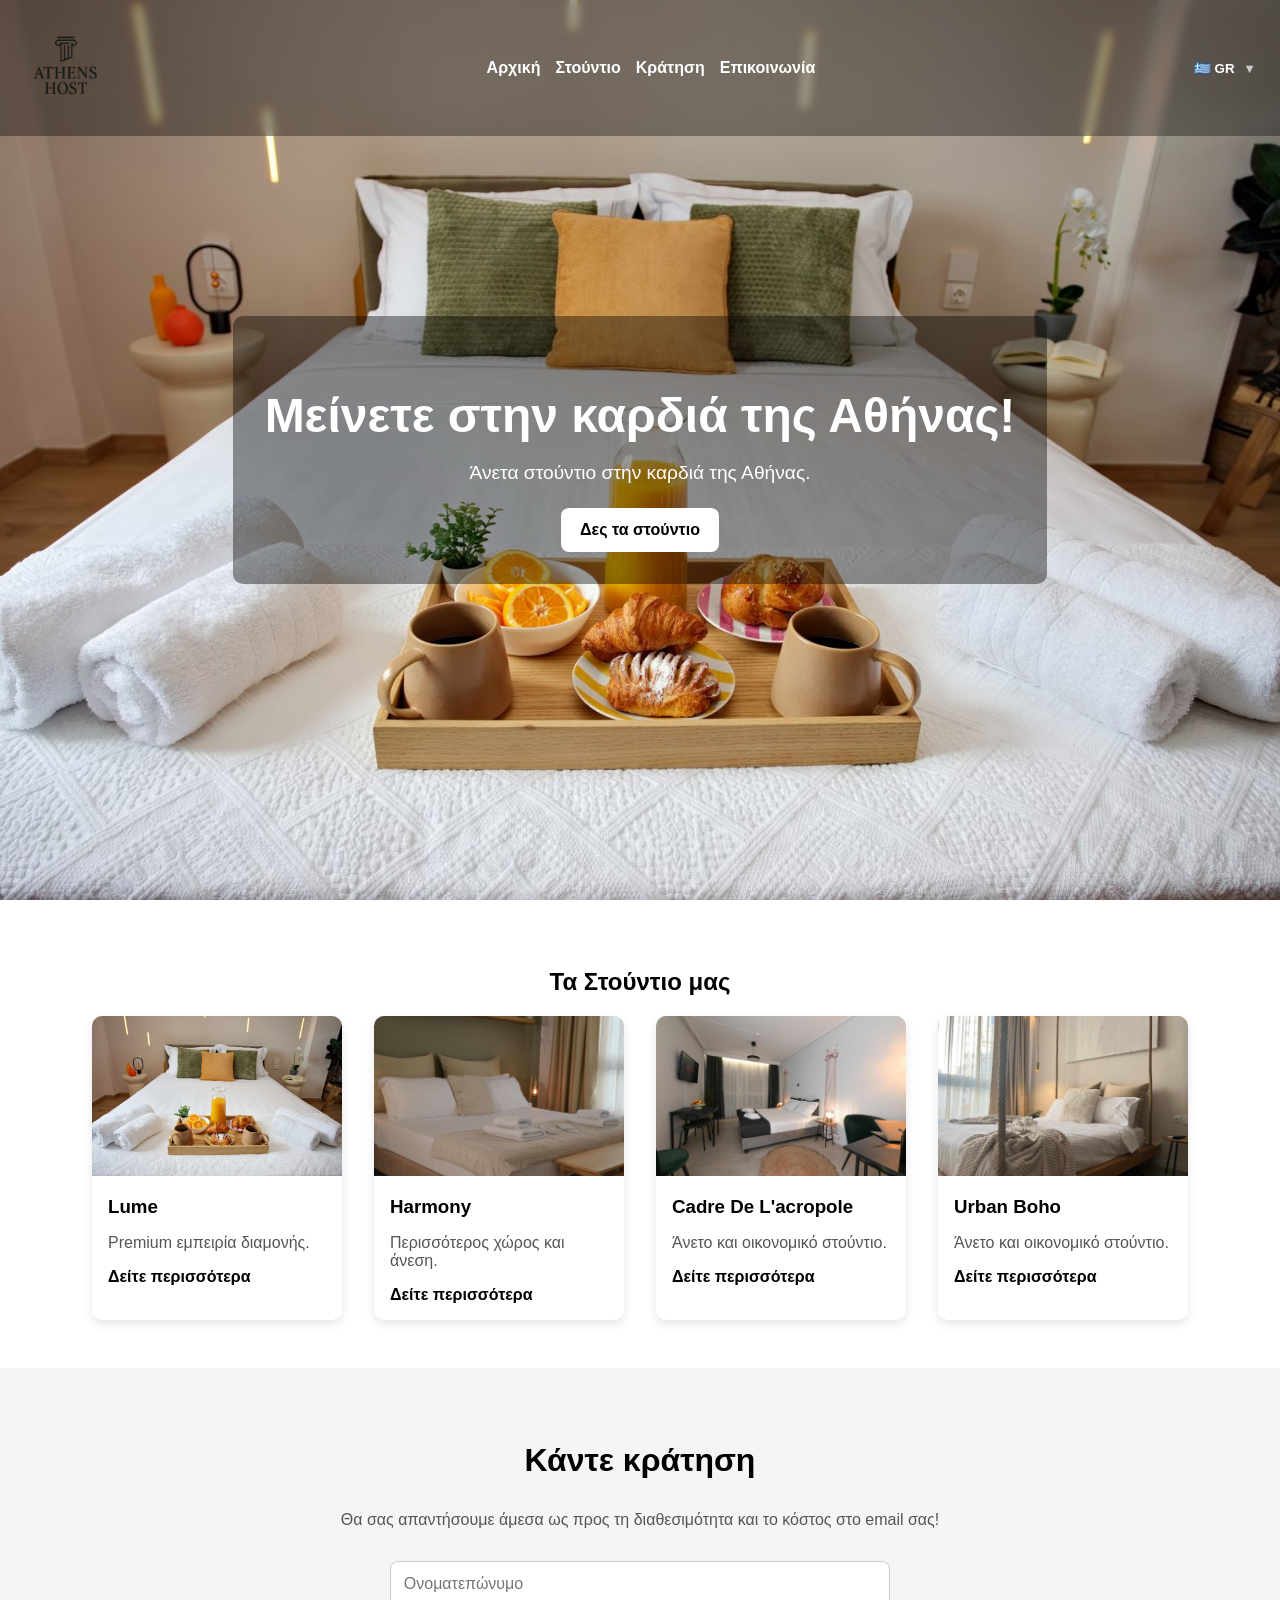
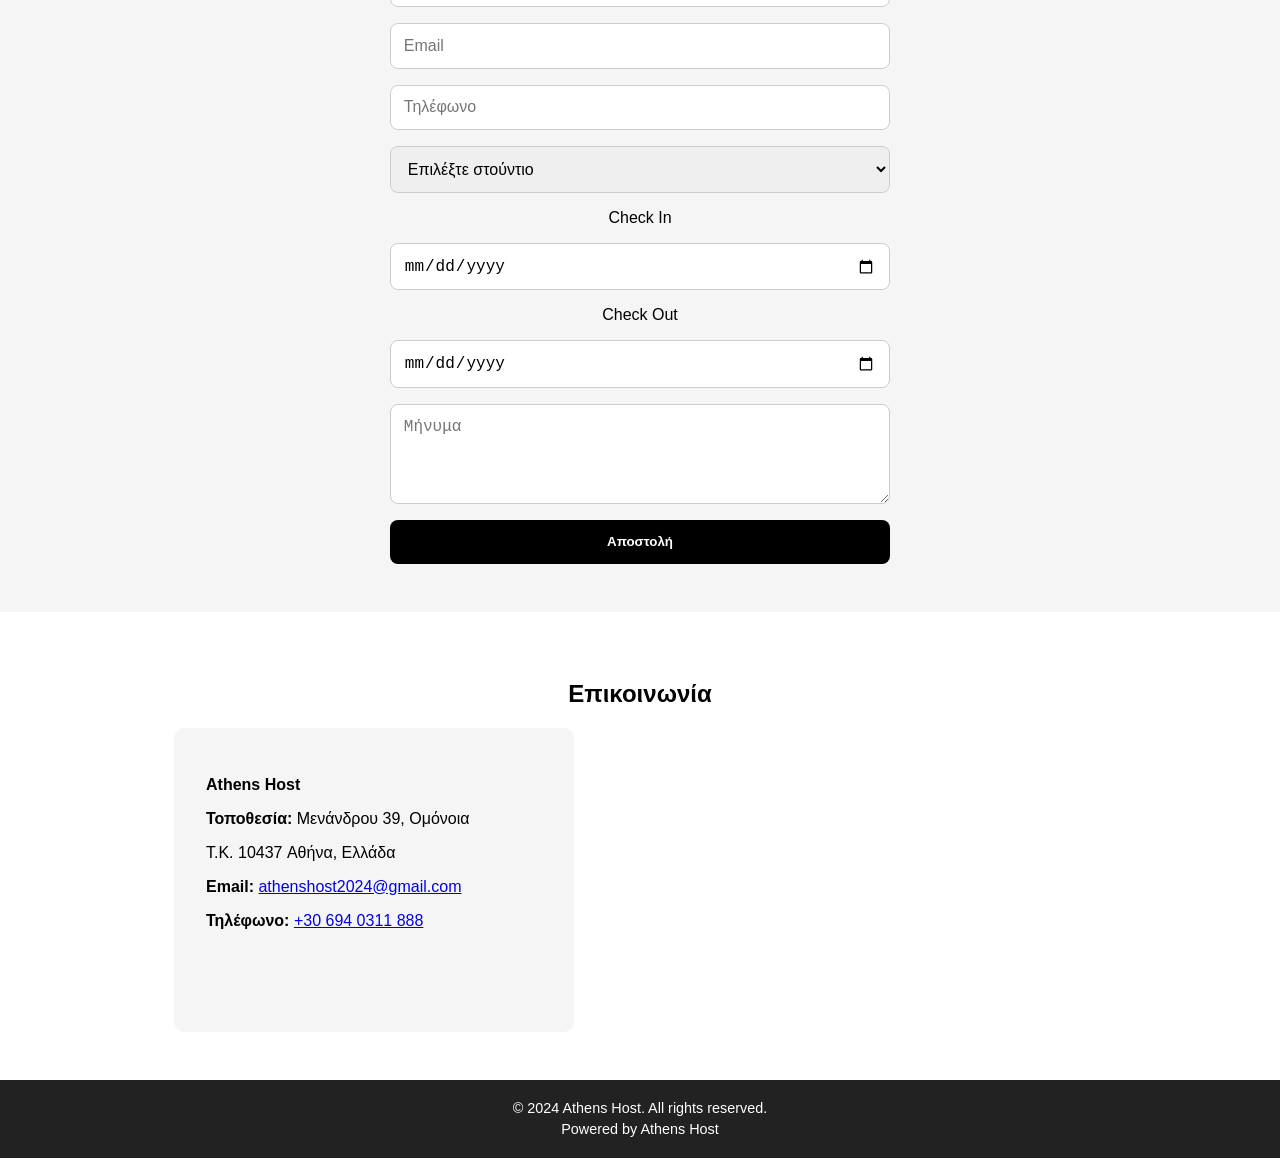
<file: index.html>
<!DOCTYPE html>
<html lang="el">

<head>
    <meta charset="UTF-8">
    <meta name="viewport" content="width=device-width, initial-scale=1.0">
    <title>Στούντιο στην Αθήνα | Athens Host</title>
    <meta name="description" content="Άνετα στούντιο στο κέντρο της Αθήνας. Κάντε κράτηση απευθείας με την Athens Host.">
    <link rel="icon" type="image/png" href="images/favicon-white-background.png">
    <link rel="stylesheet" href="style.css">
</head>
<script async src="https://www.googletagmanager.com/gtag/js?id=AW-18121487897"></script>


<body>

    <!-- HEADER -->
    <header>
        <nav>
            <a href="/">
                <img src="images/logo.png" alt="Athens Host Logo" class="logo">
            </a>

            <div class="nav-right">
                <ul>
                    <li><a href="#landing-page"> Αρχική</a> </li>
                    <li><a href="#studios"> Στούντιο</a> </li>
                    <li><a href="#reservation"> Κράτηση</a> </li>
                    <li><a href="#contact-us"> Επικοινωνία</a> </li>
                </ul>
            </div>

            <div class="language-dropdown">

                <button class="selected-language" type="button">
                    🇬🇷 GR
                </button>

                <div class="dropdown-menu">
                    <a href="index.html">🇬🇷 GR</a>
                    <a href="index-en.html">🇬🇧 EN</a>
                </div>

            </div>
            
        </nav>
    </header>


    <!-- MAIN -->
    <main>
        <section id="landing-page" class="hero">
            <div class="hero-content">
                <h1>Μείνετε στην καρδιά της Αθήνας!</h1>
                <p>Άνετα στούντιο στην καρδιά της Αθήνας.</p>
                <a href="#studios" class="hero-button">Δες τα στούντιο</a>
            </div>
        </section>

        <section id="studios">

            <h2>Τα Στούντιο μας</h2>

            <div class="studios-container">

            <div class="studio-card">
                <img src="images/lume-card.jpeg" alt="lume">
                <h3>Lume</h3>
                <p>Premium εμπειρία διαμονής.</p>
                <a href="lume.html">Δείτε περισσότερα</a>
            </div>

            <div class="studio-card">
                <img src="images/harmony-card.jpeg" alt="harmony">
                <h3>Harmony</h3>
                <p>Περισσότερος χώρος και άνεση.</p>
                <a href="harmony.html">Δείτε περισσότερα</a>
            </div>

            <div class="studio-card">
                <img src="images/cadre-card.jpeg" alt="CadreDeLacropole">
                <h3>Cadre De L'acropole</h3>
                <p>Άνετο και οικονομικό στούντιο.</p>
                <a href="cadre-de-lacropole.html">Δείτε περισσότερα</a>
            </div>

            <div class="studio-card">
                <img src="images/urban-boho-card.jpeg" alt="Urban Boho">
                <h3>Urban Boho</h3>
                <p>Άνετο και οικονομικό στούντιο.</p>
                <a href="urban-boho.html">Δείτε περισσότερα</a>
            </div>

            </div>
        </section>



        <section id="reservation">
            <h2>Κάντε κράτηση</h2>

            <p class="reservation-note">
                Θα σας απαντήσουμε άμεσα ως προς τη διαθεσιμότητα και το κόστος στο email σας!
            </p>

            <form id="reservation-form" name="reservation" method="POST">
                <input type="text" name="name" placeholder="Ονοματεπώνυμο" required>
                <input type="email" name="email" placeholder="Email" required>
                <input type="tel" name="phone" placeholder="Τηλέφωνο">

                <select name="studio" required>
                <option value="">Επιλέξτε στούντιο</option>
                <option value="lume">Lume</option>
                <option value="harmony">Harmony</option>
                <option value="cadre-de-lacropole">Cadre De L'Acropole</option>
                <option value="urban-boho">Urban Boho</option>
                </select>

                <label>Check In</label>
                <input type="date" name="checkin" required>
                <label>Check Out</label>
                <input type="date" name="checkout" required>

                <textarea name="message" placeholder="Μήνυμα"></textarea>

                <button type="submit">Αποστολή</button>
                <p id="success-message" style="display:none; color: green;"> Η αίτησή σας στάλθηκε με επιτυχία! </p>
            </form>
        </section>


        <section id="contact-us">
            <h2>Επικοινωνία</h2>

            <div class="contact-container">

                <div class="contact-info">
                    <p><strong>Athens Host</strong></p>
                    <p><strong>Τοποθεσία:</strong> Μενάνδρου 39, Ομόνοια </p>
                    <p>T.K. 10437 Αθήνα, Ελλάδα</p>
                    <p><strong>Email:</strong> <a href="mailto:athenshost2024@gmail.com">athenshost2024@gmail.com</a></p>
                    <p><strong>Τηλέφωνο:</strong> <a href="tel:+306940311888">+30 694 0311 888</a></p>
                </div>

                <div class="map">
                    <iframe 
                    src="https://www.google.com/maps/embed?pb=!1m18!1m12!1m3!1d786.1869346544873!2d23.724326156079773!3d37.9830160120014!2m3!1f0!2f0!3f0!3m2!1i1024!2i768!4f13.1!3m3!1m2!1s0x14a1bd882eb0cf03%3A0x2a80cbbec67828b7!2sAthens%20Host!5e0!3m2!1sel!2sgr!4v1777204955652!5m2!1sel!2sgr"
                    width="100%"
                    height="300"
                    style="border:0;"
                    allowfullscreen=""
                    loading="lazy"
                    referrerpolicy="no-referrer-when-downgrade">
                    </iframe>
                </div>

            </div>
        </section>

        <script>
            <!-- Google tag (gtag.js) -->

            window.dataLayer = window.dataLayer || [];
            function gtag(){dataLayer.push(arguments);}
            gtag('js', new Date());

            gtag('config', 'AW-18121487897');

            const form = document.getElementById("reservation-form");

            form.addEventListener("submit", function (event) {
                event.preventDefault();

                const button = form.querySelector("button");
                const successMessage = document.getElementById("success-message");

                button.disabled = true;
                button.innerText = "Αποστολή...";
                successMessage.style.display = "none";

                const formData = new FormData(form);

                fetch("https://script.google.com/macros/s/AKfycbxmH7WTmoajnVEOL1sN3PLld0jQ6zSfjylNzEUK89Cth-7KOFqo3uWAI_WaL86N_HQ9/exec", {
                method: "POST",
                body: formData
                })
                .then(response => response.text())
                .then(data => {
                successMessage.style.display = "block";
                form.reset();

                button.disabled = false;
                button.innerText = "Αποστολή";
                })
                .catch(error => {
                alert("Κάτι πήγε στραβά. Παρακαλώ δοκιμάστε ξανά.");
                console.error(error);

                button.disabled = false;
                button.innerText = "Αποστολή";
                });
            });
        </script>
    </main>


    <!-- FOOTER -->
    <footer>

        <p class="footer-bottom">© 2024 Athens Host. All rights reserved.</p>
        <p class="footer-bottom"> Powered by Athens Host</p>
    
    </footer>

</body>

</html>
</file>
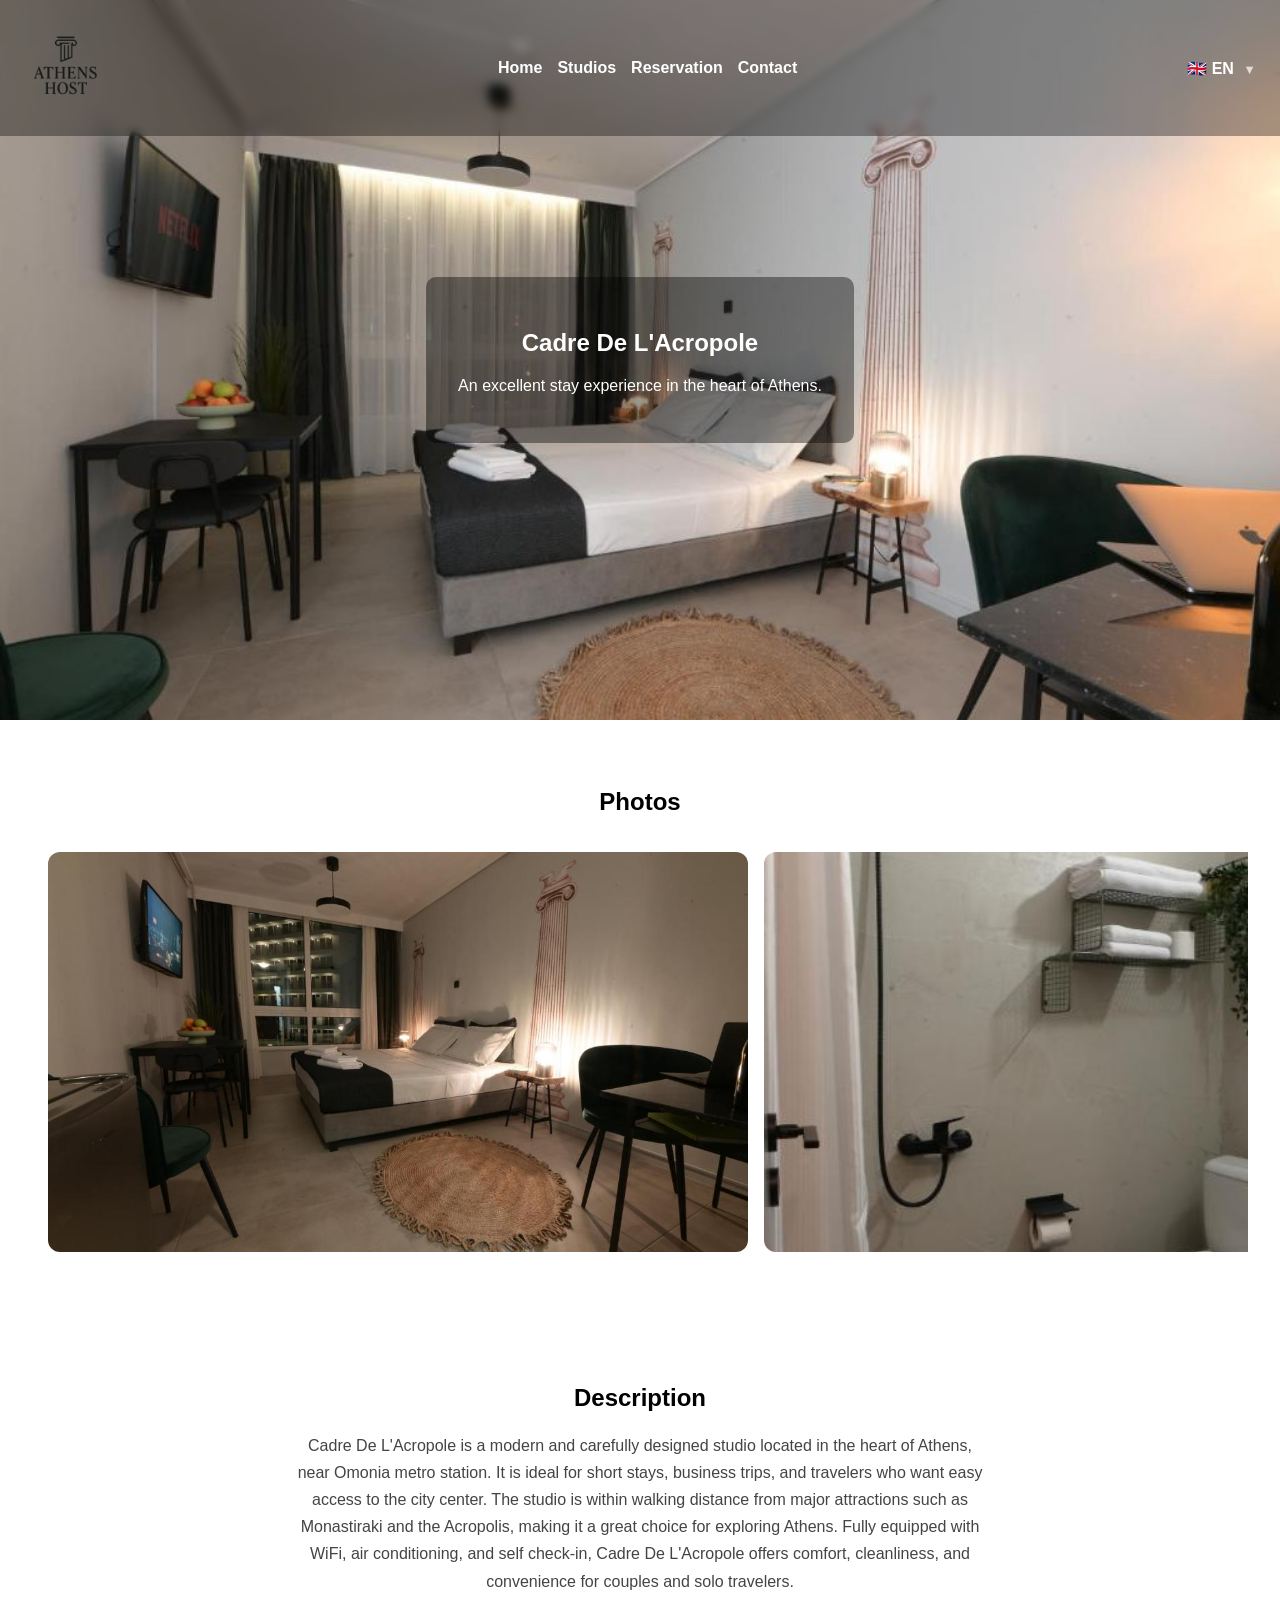
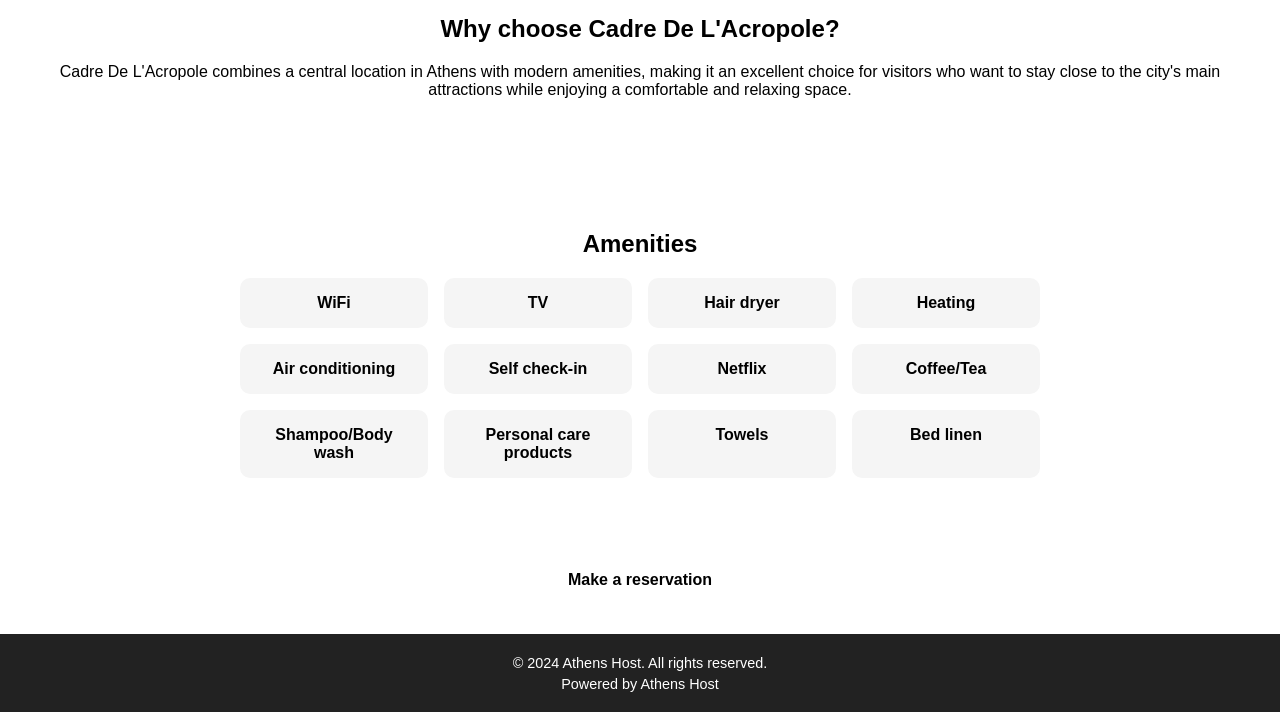
<file: cadre-de-lacropole-en.html>
<!DOCTYPE html>
<html lang="en">

<head>
  <meta charset="UTF-8">
  <meta name="viewport" content="width=device-width, initial-scale=1.0">
  <title>Studio in Athens Center near Acropolis | Cadre De L'Acropole</title>
  <meta name="description" content="Modern studio in Athens center near Omonia metro and Acropolis. Ideal for short stays, couples and business travelers.">
  <link rel="icon" type="image/png" href="images/favicon-white-background.png">
  <link rel="stylesheet" href="style.css">
  <link rel="alternate" hreflang="el" href="https://athenshost.gr/cadre-de-lacropole.html">
  <link rel="alternate" hreflang="en" href="https://athenshost.gr/cadre-de-lacropole-en.html">
  <link rel="alternate" hreflang="x-default" href="https://athenshost.gr/cadre-de-lacropole.html">
</head>
<script async src="https://www.googletagmanager.com/gtag/js?id=AW-18121487897"></script>

<body>

  <header>
    <nav>
      <a href="index-en.html">
        <img src="images/logo.png" alt="Athens Host Logo" class="logo">
      </a>

      <div class="nav-right">
        <ul>
          <li><a href="index-en.html#landing-page">Home</a></li>
          <li><a href="index-en.html#studios">Studios</a></li>
          <li><a href="index-en.html#reservation">Reservation</a></li>
          <li><a href="index-en.html#contact-us">Contact</a></li>
        </ul>
      </div>

      <div class="language-dropdown">
        <div class="selected-language">
          🇬🇧 EN
        </div>

        <div class="dropdown-menu">
          <a href="cadre-de-lacropole.html">🇬🇷 GR</a>
          <a href="cadre-de-lacropole-en.html">🇬🇧 EN</a>
        </div>
      </div>
    </nav>
  </header>

  <main>

    <section class="studio-hero cadre-de-lacropole-hero">
      <div class="hero-content">
        <h1>Cadre De L'Acropole</h1>
        <p>An excellent stay experience in the heart of Athens.</p>
      </div>
    </section>

    <section class="studio-page-section">
      <h2>Photos</h2>

      <div class="slider">
        <img src="images/cadre-de-lacropole/1.jpeg" alt="Cadre De L'Acropole photo 1">
        <img src="images/cadre-de-lacropole/2.jpeg" alt="Cadre De L'Acropole photo 2">
        <img src="images/cadre-de-lacropole/3.jpeg" alt="Cadre De L'Acropole photo 3">
        <img src="images/cadre-de-lacropole/4.jpeg" alt="Cadre De L'Acropole photo 4">
        <img src="images/cadre-de-lacropole/5.jpeg" alt="Cadre De L'Acropole photo 5">
        <img src="images/cadre-de-lacropole/6.jpeg" alt="Cadre De L'Acropole photo 6">
        <img src="images/cadre-de-lacropole/7.jpeg" alt="Cadre De L'Acropole photo 7">
        <img src="images/cadre-de-lacropole/8.jpeg" alt="Cadre De L'Acropole photo 8">
        <img src="images/cadre-de-lacropole/9.jpeg" alt="Cadre De L'Acropole photo 9">
        <img src="images/cadre-de-lacropole/10.jpeg" alt="Cadre De L'Acropole photo 10">
        <img src="images/cadre-de-lacropole/11.jpeg" alt="Cadre De L'Acropole photo 11">
        <img src="images/cadre-de-lacropole/12.jpeg" alt="Cadre De L'Acropole photo 12">
        <img src="images/cadre-de-lacropole/13.jpeg" alt="Cadre De L'Acropole photo 13">
        <img src="images/cadre-de-lacropole/14.jpeg" alt="Cadre De L'Acropole photo 14">
        <img src="images/cadre-de-lacropole/15.jpeg" alt="Cadre De L'Acropole photo 15">
        <img src="images/cadre-de-lacropole/16.jpeg" alt="Cadre De L'Acropole photo 16">
        <img src="images/cadre-de-lacropole/17.jpeg" alt="Cadre De L'Acropole photo 17">
        <img src="images/cadre-de-lacropole/18.jpeg" alt="Cadre De L'Acropole photo 18">
        <img src="images/cadre-de-lacropole/19.jpeg" alt="Cadre De L'Acropole photo 19">
        <img src="images/cadre-de-lacropole/20.jpeg" alt="Cadre De L'Acropole photo 20">
        <img src="images/cadre-de-lacropole/21.jpeg" alt="Cadre De L'Acropole photo 21">
        <img src="images/cadre-de-lacropole/22.jpeg" alt="Cadre De L'Acropole photo 22">
        <img src="images/cadre-de-lacropole/23.jpeg" alt="Cadre De L'Acropole photo 23">
        <img src="images/cadre-de-lacropole/24.jpeg" alt="Cadre De L'Acropole photo 24">
        <img src="images/cadre-de-lacropole/25.jpeg" alt="Cadre De L'Acropole photo 25">
        <img src="images/cadre-de-lacropole/26.jpeg" alt="Cadre De L'Acropole photo 26">
        <img src="images/cadre-de-lacropole/27.jpeg" alt="Cadre De L'Acropole photo 27">
        <img src="images/cadre-de-lacropole/28.jpeg" alt="Cadre De L'Acropole photo 28">
        <img src="images/cadre-de-lacropole/29.jpeg" alt="Cadre De L'Acropole photo 29">
        <img src="images/cadre-de-lacropole/30.jpeg" alt="Cadre De L'Acropole photo 30">
        <img src="images/cadre-de-lacropole/31.jpeg" alt="Cadre De L'Acropole photo 31">
        <img src="images/cadre-de-lacropole/32.jpeg" alt="Cadre De L'Acropole photo 32">
        <img src="images/cadre-de-lacropole/33.jpeg" alt="Cadre De L'Acropole photo 33">
        <img src="images/cadre-de-lacropole/34.jpeg" alt="Cadre De L'Acropole photo 34">
        <img src="images/cadre-de-lacropole/35.jpeg" alt="Cadre De L'Acropole photo 35">
        <img src="images/cadre-de-lacropole/36.jpeg" alt="Cadre De L'Acropole photo 36">
        <img src="images/cadre-de-lacropole/37.jpeg" alt="Cadre De L'Acropole photo 37">
        <img src="images/cadre-de-lacropole/38.jpeg" alt="Cadre De L'Acropole photo 38">
        <img src="images/cadre-de-lacropole/39.jpeg" alt="Cadre De L'Acropole photo 39">
      </div>
    </section>

    <section class="studio-page-section">
        <h2>Description</h2>

        <p class="studio-description">
            Cadre De L'Acropole is a modern and carefully designed studio located in the heart of Athens, near Omonia metro station.
            It is ideal for short stays, business trips, and travelers who want easy access to the city center.

            The studio is within walking distance from major attractions such as Monastiraki and the Acropolis,
            making it a great choice for exploring Athens.

            Fully equipped with WiFi, air conditioning, and self check-in, Cadre De L'Acropole offers comfort,
            cleanliness, and convenience for couples and solo travelers.
        </p>

        <h2>Why choose Cadre De L'Acropole?</h2>
        <p>
            Cadre De L'Acropole combines a central location in Athens with modern amenities,
            making it an excellent choice for visitors who want to stay close to the city's main attractions
            while enjoying a comfortable and relaxing space.
        </p>
    </section>

    <section class="studio-page-section">
      <h2>Amenities</h2>

      <div class="amenities">
        <div>WiFi</div>
        <div>TV</div>
        <div>Hair dryer</div>
        <div>Heating</div>
        <div>Air conditioning</div>
        <div>Self check-in</div>
        <div>Netflix</div>
        <div>Coffee/Tea</div>
        <div>Shampoo/Body wash</div>
        <div>Personal care products</div>
        <div>Towels</div>
        <div>Bed linen</div>
      </div>
    </section>

    <section class="studio-cta">
      <a href="index-en.html#reservation" class="hero-button">Make a reservation</a>
    </section>

  </main>

  <footer>
    <p class="footer-bottom">© 2024 Athens Host. All rights reserved.</p>
    <p class="footer-bottom">Powered by Athens Host</p>
  </footer>

  <!-- Google tag (gtag.js) -->
<script>
  window.dataLayer = window.dataLayer || [];
  function gtag(){dataLayer.push(arguments);}
  gtag('js', new Date());

  gtag('config', 'AW-18121487897');
</script>

</body>

</html>
</file>
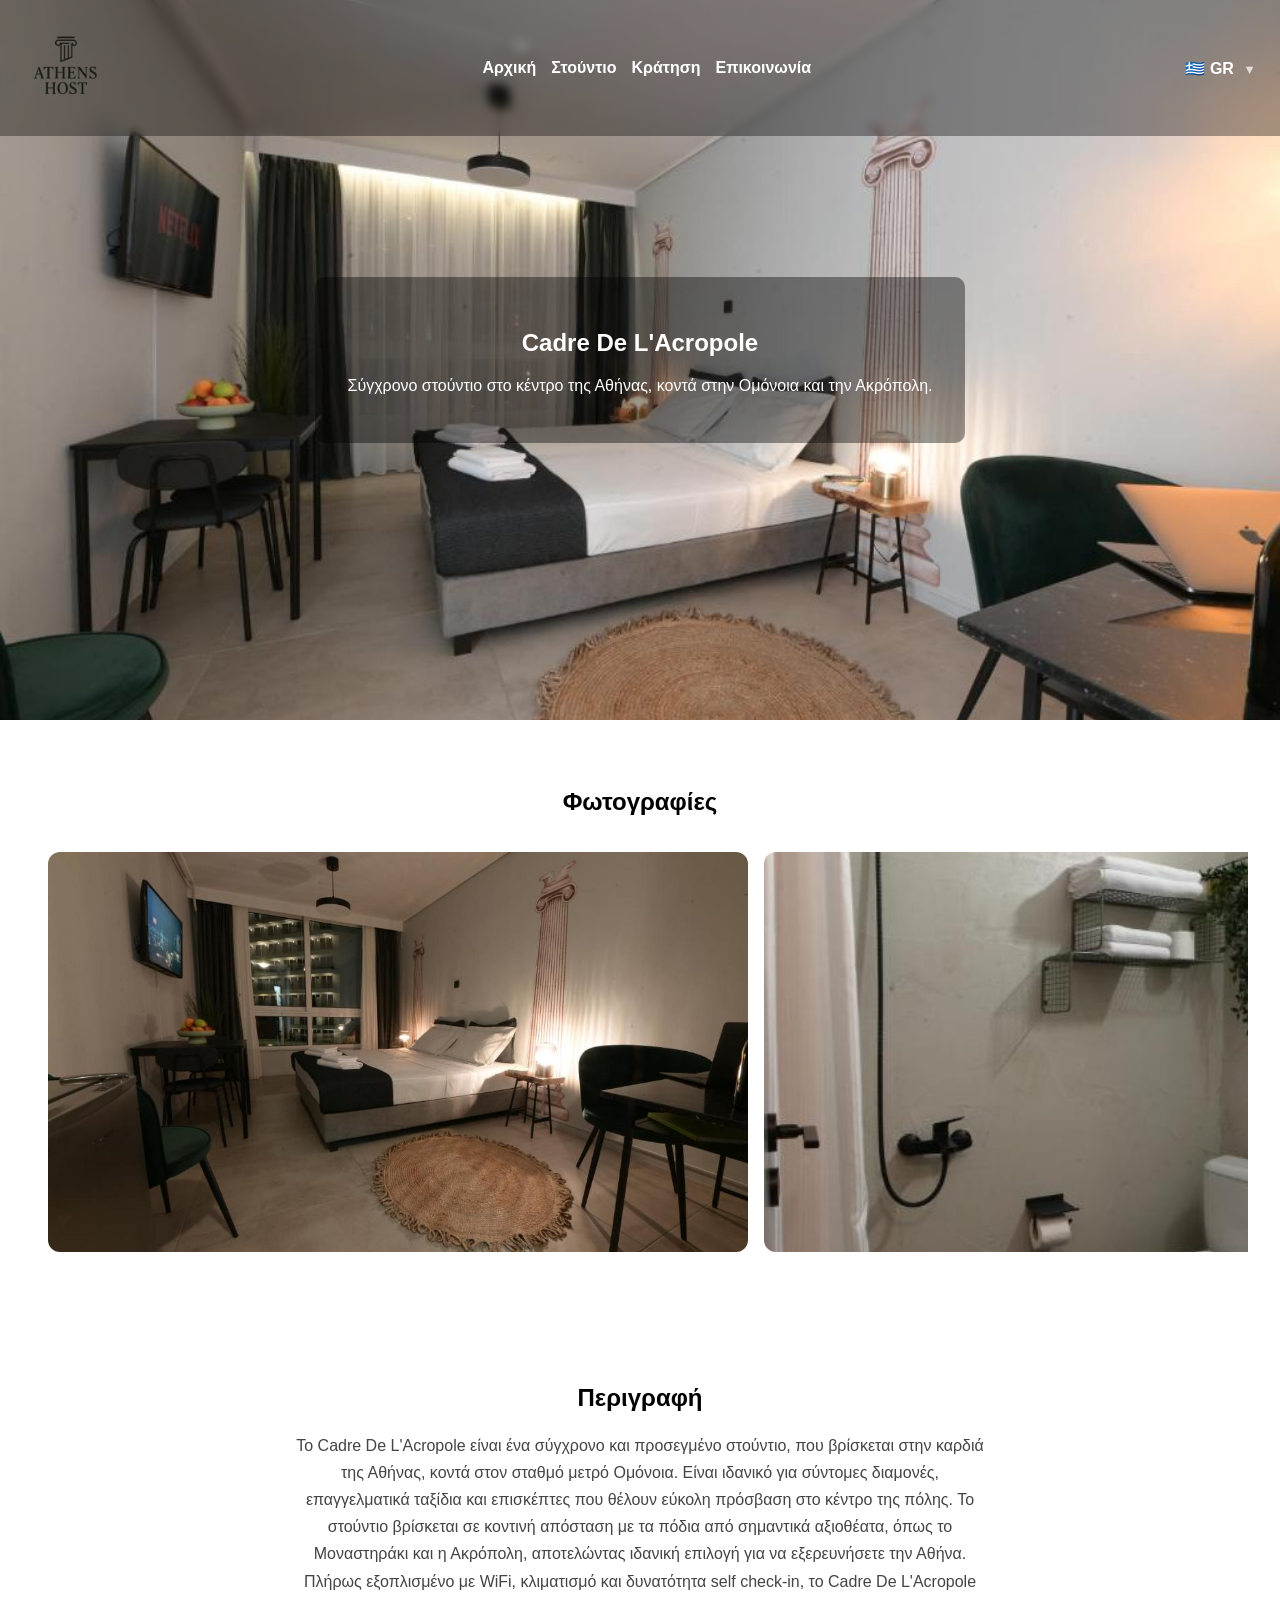
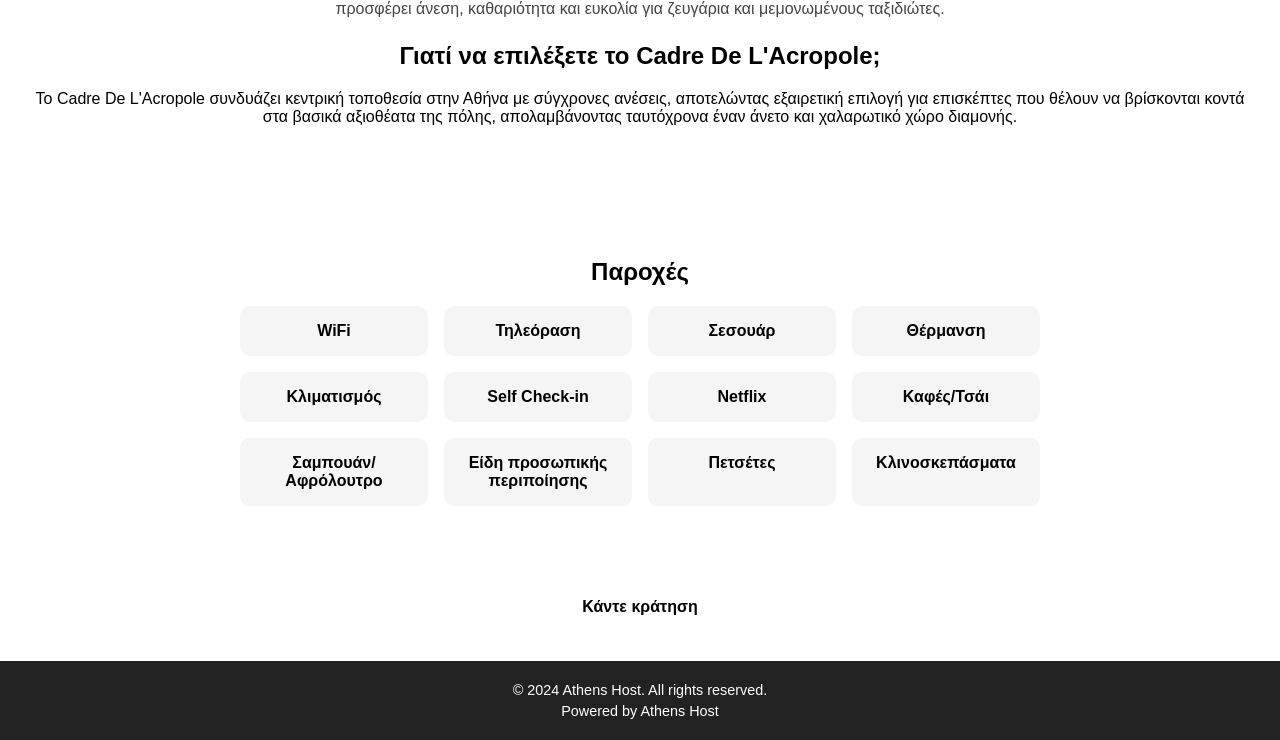
<file: cadre-de-lacropole.html>
<!DOCTYPE html>
<html lang="el">

<head>
  <meta charset="UTF-8">
  <meta name="viewport" content="width=device-width, initial-scale=1.0">
  <title>Στούντιο στο κέντρο της Αθήνας | Cadre De L'Acropole</title>
  <meta name="description" content="Σύγχρονο στούντιο στο κέντρο της Αθήνας, κοντά στην Ομόνοια, το Μοναστηράκι και την Ακρόπολη. Ιδανικό για σύντομες διαμονές και επαγγελματικά ταξίδια.">
  <link rel="icon" type="image/png" href="images/favicon-white-background.png">
  <link rel="stylesheet" href="style.css">
  <link rel="alternate" hreflang="el" href="https://athenshost.gr/cadre-de-lacropole.html">
  <link rel="alternate" hreflang="en" href="https://athenshost.gr/cadre-de-lacropole-en.html">
  <link rel="alternate" hreflang="x-default" href="https://athenshost.gr/cadre-de-lacropole.html">
</head>
<script async src="https://www.googletagmanager.com/gtag/js?id=AW-18121487897"></script>

<body>

  <header>
    <nav>
      <a href="index.html">
        <img src="images/logo.png" alt="Athens Host Logo" class="logo">
      </a>

      <div class="nav-right">
        <ul>
          <li><a href="index.html#landing-page">Αρχική</a></li>
          <li><a href="index.html#studios">Στούντιο</a></li>
          <li><a href="index.html#reservation">Κράτηση</a></li>
          <li><a href="index.html#contact-us">Επικοινωνία</a></li>
        </ul>
      </div>

      <div class="language-dropdown">

                <div class="selected-language">
                    🇬🇷 GR
                </div>

                <div class="dropdown-menu">
                    <a href="cadre-de-lacropole.html">🇬🇷 GR</a>
                    <a href="cadre-de-lacropole-en.html">🇬🇧 EN</a>
                </div>

            </div>

    </nav>

    

  </header>

  <main>

    <section class="studio-hero cadre-de-lacropole-hero">
      <div class="hero-content">
        <h1>Cadre De L'Acropole</h1>
        <p>Σύγχρονο στούντιο στο κέντρο της Αθήνας, κοντά στην Ομόνοια και την Ακρόπολη.</p>
      </div>
    </section>

    <section class="studio-page-section">
      <h2>Φωτογραφίες</h2>

      <div class="slider">
        <img src="images/cadre-de-lacropole/1.jpeg" alt="cadre-de-lacropole photo 1">
        <img src="images/cadre-de-lacropole/2.jpeg" alt="cadre-de-lacropole photo 2">
        <img src="images/cadre-de-lacropole/3.jpeg" alt="cadre-de-lacropole photo 3">
        <img src="images/cadre-de-lacropole/4.jpeg" alt="cadre-de-lacropole photo 4">
        <img src="images/cadre-de-lacropole/5.jpeg" alt="cadre-de-lacropole photo 5">
        <img src="images/cadre-de-lacropole/6.jpeg" alt="cadre-de-lacropole photo 6">
        <img src="images/cadre-de-lacropole/7.jpeg" alt="cadre-de-lacropole photo 7">
        <img src="images/cadre-de-lacropole/8.jpeg" alt="cadre-de-lacropole photo 8">
        <img src="images/cadre-de-lacropole/9.jpeg" alt="cadre-de-lacropole photo 9">
        <img src="images/cadre-de-lacropole/10.jpeg" alt="cadre-de-lacropole photo 10">
        <img src="images/cadre-de-lacropole/11.jpeg" alt="cadre-de-lacropole photo 11">
        <img src="images/cadre-de-lacropole/12.jpeg" alt="cadre-de-lacropole photo 12">
        <img src="images/cadre-de-lacropole/13.jpeg" alt="cadre-de-lacropole photo 13">
        <img src="images/cadre-de-lacropole/14.jpeg" alt="cadre-de-lacropole photo 14">
        <img src="images/cadre-de-lacropole/15.jpeg" alt="cadre-de-lacropole photo 15">
        <img src="images/cadre-de-lacropole/16.jpeg" alt="cadre-de-lacropole photo 16">
        <img src="images/cadre-de-lacropole/17.jpeg" alt="cadre-de-lacropole photo 17">
        <img src="images/cadre-de-lacropole/18.jpeg" alt="cadre-de-lacropole photo 18">
        <img src="images/cadre-de-lacropole/19.jpeg" alt="cadre-de-lacropole photo 19">
        <img src="images/cadre-de-lacropole/20.jpeg" alt="cadre-de-lacropole photo 20">
        <img src="images/cadre-de-lacropole/21.jpeg" alt="cadre-de-lacropole photo 21">
        <img src="images/cadre-de-lacropole/22.jpeg" alt="cadre-de-lacropole photo 22">
        <img src="images/cadre-de-lacropole/23.jpeg" alt="cadre-de-lacropole photo 23">
        <img src="images/cadre-de-lacropole/24.jpeg" alt="cadre-de-lacropole photo 24">
        <img src="images/cadre-de-lacropole/25.jpeg" alt="cadre-de-lacropole photo 25">
        <img src="images/cadre-de-lacropole/26.jpeg" alt="cadre-de-lacropole photo 26">
        <img src="images/cadre-de-lacropole/27.jpeg" alt="cadre-de-lacropole photo 27">
        <img src="images/cadre-de-lacropole/28.jpeg" alt="cadre-de-lacropole photo 28">
        <img src="images/cadre-de-lacropole/29.jpeg" alt="cadre-de-lacropole photo 29">
        <img src="images/cadre-de-lacropole/30.jpeg" alt="cadre-de-lacropole photo 30">
        <img src="images/cadre-de-lacropole/31.jpeg" alt="cadre-de-lacropole photo 31">
        <img src="images/cadre-de-lacropole/32.jpeg" alt="cadre-de-lacropole photo 32">
        <img src="images/cadre-de-lacropole/33.jpeg" alt="cadre-de-lacropole photo 33">
        <img src="images/cadre-de-lacropole/34.jpeg" alt="cadre-de-lacropole photo 34">
        <img src="images/cadre-de-lacropole/35.jpeg" alt="cadre-de-lacropole photo 35">
        <img src="images/cadre-de-lacropole/36.jpeg" alt="cadre-de-lacropole photo 36">
        <img src="images/cadre-de-lacropole/37.jpeg" alt="cadre-de-lacropole photo 37">
        <img src="images/cadre-de-lacropole/38.jpeg" alt="cadre-de-lacropole photo 38">
        <img src="images/cadre-de-lacropole/39.jpeg" alt="cadre-de-lacropole photo 39">
      </div>
    </section>

    <section class="studio-page-section">
        <h2>Περιγραφή</h2>

        <p class="studio-description">
            Το Cadre De L'Acropole είναι ένα σύγχρονο και προσεγμένο στούντιο, που βρίσκεται στην καρδιά της Αθήνας, κοντά στον σταθμό μετρό Ομόνοια.
            Είναι ιδανικό για σύντομες διαμονές, επαγγελματικά ταξίδια και επισκέπτες που θέλουν εύκολη πρόσβαση στο κέντρο της πόλης.

            Το στούντιο βρίσκεται σε κοντινή απόσταση με τα πόδια από σημαντικά αξιοθέατα, όπως το Μοναστηράκι και η Ακρόπολη,
            αποτελώντας ιδανική επιλογή για να εξερευνήσετε την Αθήνα.

            Πλήρως εξοπλισμένο με WiFi, κλιματισμό και δυνατότητα self check-in, το Cadre De L'Acropole προσφέρει άνεση,
            καθαριότητα και ευκολία για ζευγάρια και μεμονωμένους ταξιδιώτες.
        </p>

        <h2>Γιατί να επιλέξετε το Cadre De L'Acropole;</h2>
        <p>
            Το Cadre De L'Acropole συνδυάζει κεντρική τοποθεσία στην Αθήνα με σύγχρονες ανέσεις,
            αποτελώντας εξαιρετική επιλογή για επισκέπτες που θέλουν να βρίσκονται κοντά στα βασικά αξιοθέατα
            της πόλης, απολαμβάνοντας ταυτόχρονα έναν άνετο και χαλαρωτικό χώρο διαμονής.
        </p>
    </section>

    <section class="studio-page-section">
      <h2>Παροχές</h2>

      <div class="amenities">
        <div>WiFi</div>
        <div>Τηλεόραση</div>
        <div>Σεσουάρ</div>
        <div>Θέρμανση</div>
        <div>Κλιματισμός</div>
        <div>Self Check-in</div>
        <div>Netflix</div>
        <div>Καφές/Τσάι</div>
        <div>Σαμπουάν/Αφρόλουτρο</div>
        <div>Είδη προσωπικής περιποίησης</div>
        <div>Πετσέτες</div>
        <div>Κλινοσκεπάσματα</div>
      </div>
    </section>

    <section class="studio-cta">
      <a href="index.html#reservation" class="hero-button">Κάντε κράτηση</a>
    </section>

  </main>

  <footer>
    <p class="footer-bottom">© 2024 Athens Host. All rights reserved.</p>
    <p class="footer-bottom">Powered by Athens Host</p>
  </footer>

    <script>
    window.dataLayer = window.dataLayer || [];
    function gtag(){dataLayer.push(arguments);}
    gtag('js', new Date());

    gtag('config', 'AW-18121487897');
  </script>
</body>

</html>
</file>
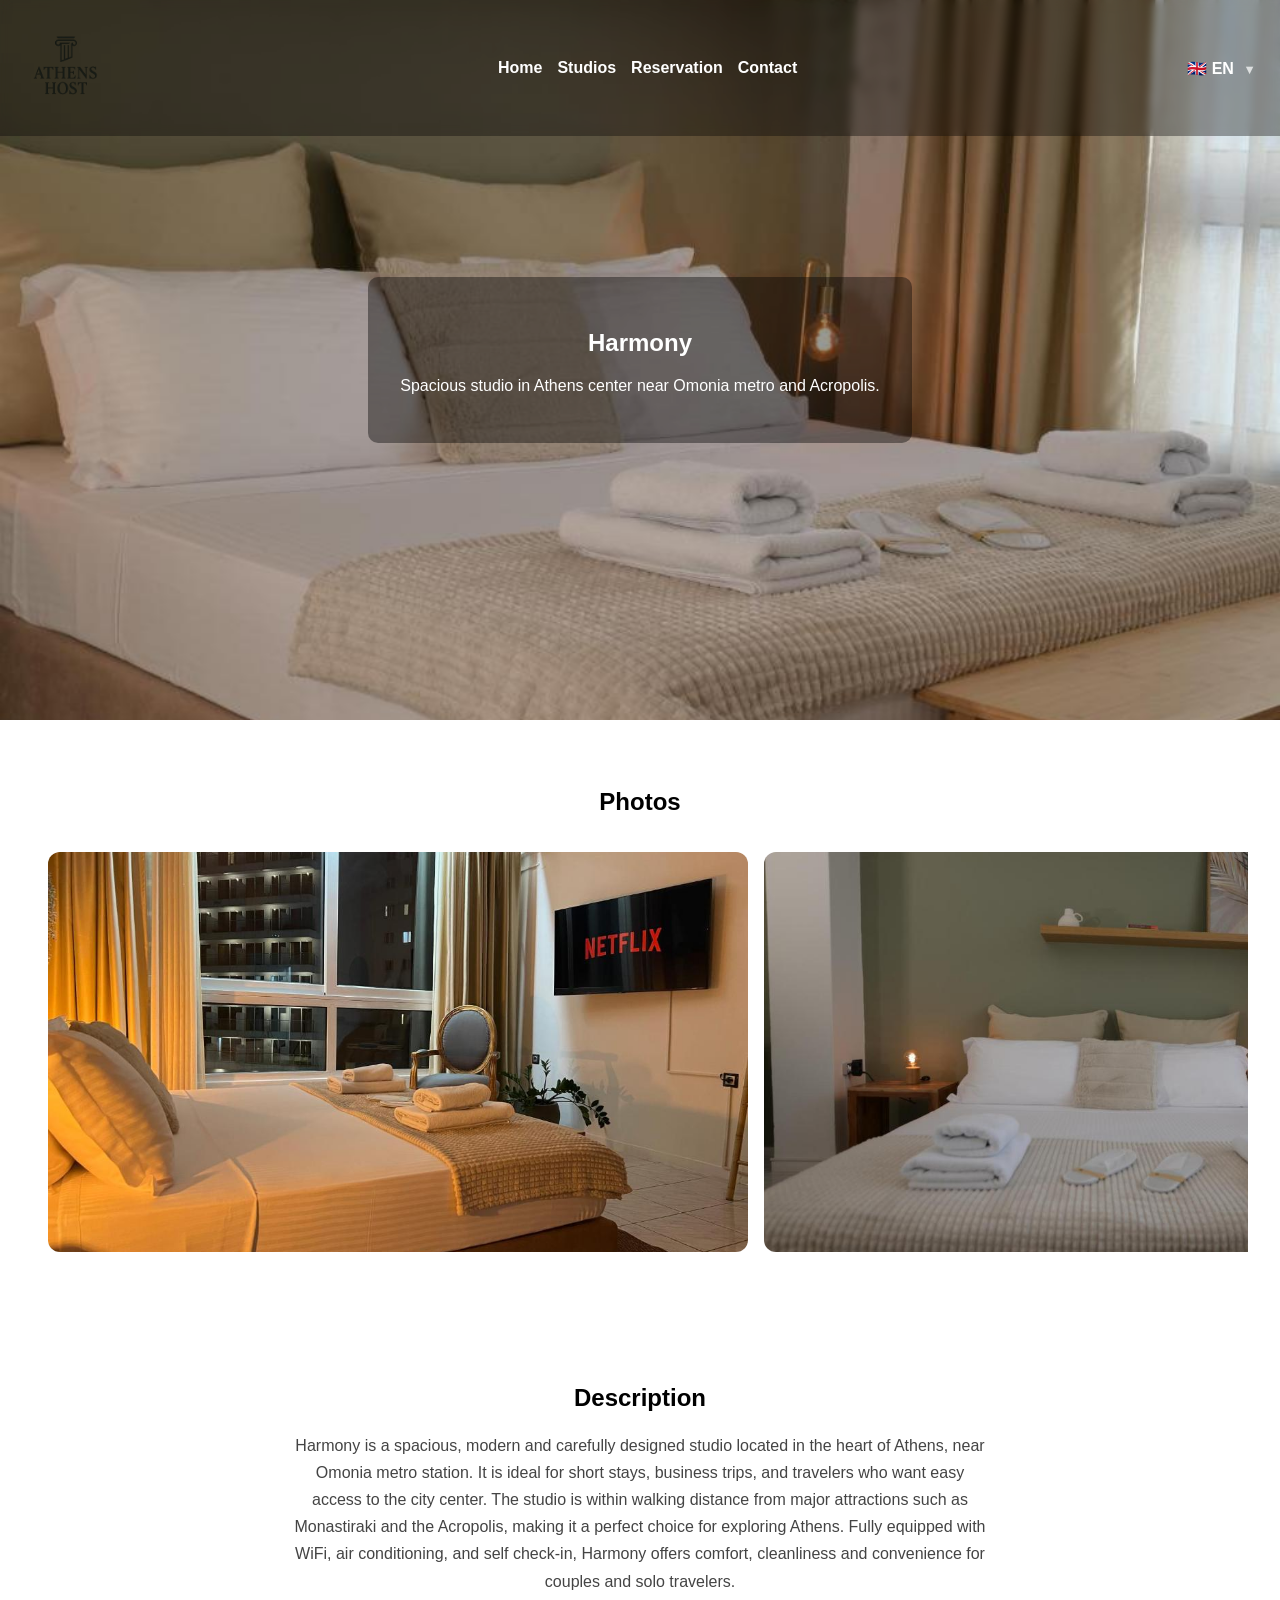
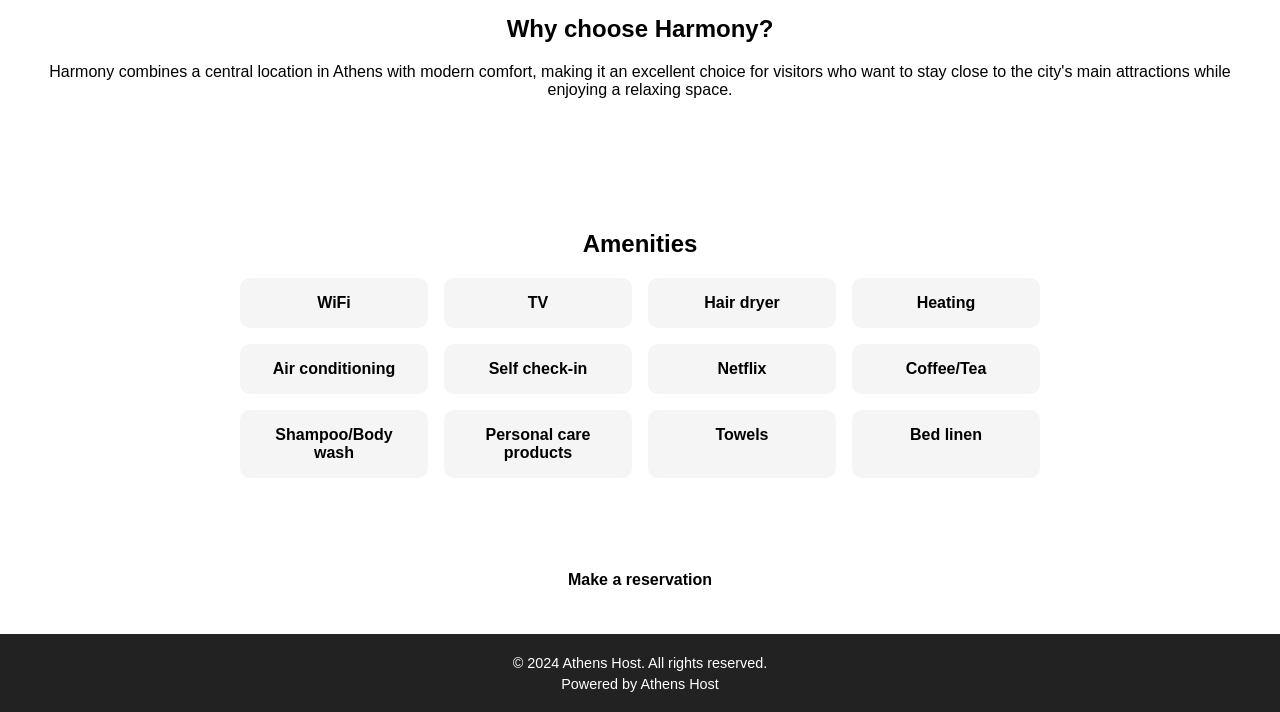
<file: harmony-en.html>
<!DOCTYPE html>
<html lang="en">

<head>
  <meta charset="UTF-8">
  <meta name="viewport" content="width=device-width, initial-scale=1.0">
  <title>Spacious Studio in Athens Center near Omonia | Harmony</title>
  <meta name="description" content="Spacious and modern studio in Athens center near Omonia metro. Ideal for short stays, couples and business travelers.">
  <link rel="icon" type="image/png" href="images/favicon-white-background.png">
  <link rel="stylesheet" href="style.css">
  <link rel="alternate" hreflang="el" href="https://athenshost.gr/harmony.html">
  <link rel="alternate" hreflang="en" href="https://athenshost.gr/harmony-en.html">
  <link rel="alternate" hreflang="x-default" href="https://athenshost.gr/harmony.html">
</head>
<script async src="https://www.googletagmanager.com/gtag/js?id=AW-18121487897"></script>

<body>

  <header>
    <nav>
      <a href="index-en.html">
        <img src="images/logo.png" alt="Athens Host Logo" class="logo">
      </a>

      <div class="nav-right">
        <ul>
          <li><a href="index-en.html#landing-page">Home</a></li>
          <li><a href="index-en.html#studios">Studios</a></li>
          <li><a href="index-en.html#reservation">Reservation</a></li>
          <li><a href="index-en.html#contact-us">Contact</a></li>
        </ul>
      </div>

      <div class="language-dropdown">

        <div class="selected-language">
            🇬🇧 EN
        </button>

        <div class="dropdown-menu">
          <a href="harmony.html">🇬🇷 GR</a>
          <a href="harmony-en.html">🇬🇧 EN</a>
        </div>

      </div>

    </nav>
  </header>

  <main>

    <section class="studio-hero harmony-hero">
      <div class="hero-content">
        <h1>Harmony</h1>
        <p>Spacious studio in Athens center near Omonia metro and Acropolis.</p>
      </div>
    </section>

    <section class="studio-page-section">
      <h2>Photos</h2>

      <div class="slider">
        <img src="images/harmony/1.jpeg" alt="spacious studio in Athens center Harmony">
        <img src="images/harmony/2.jpeg" alt="Harmony photo 2">
        <img src="images/harmony/3.jpeg" alt="spacious studio in Athens center Harmony">
        <img src="images/harmony/4.jpeg" alt="Harmony photo 4">
        <img src="images/harmony/5.jpeg" alt="Harmony photo 5">
        <img src="images/harmony/6.jpeg" alt="spacious studio in Athens center Harmony">
        <img src="images/harmony/7.jpeg" alt="Harmony photo 7">
        <img src="images/harmony/8.jpeg" alt="Harmony photo 8">
        <img src="images/harmony/9.jpeg" alt="Harmony photo 9">
        <img src="images/harmony/10.jpeg" alt="Harmony photo 10">
        <img src="images/harmony/11.jpeg" alt="Harmony photo 11">
        <img src="images/harmony/12.jpeg" alt="spacious studio in Athens center Harmony">
        <img src="images/harmony/13.jpeg" alt="Harmony photo 13">
        <img src="images/harmony/14.jpeg" alt="Harmony photo 14">
        <img src="images/harmony/15.jpeg" alt="Harmony photo 15">
        <img src="images/harmony/16.jpeg" alt="Harmony photo 16">
        <img src="images/harmony/17.jpeg" alt="Harmony photo 17">
        <img src="images/harmony/18.jpeg" alt="Harmony photo 18">
        <img src="images/harmony/19.jpeg" alt="Harmony photo 19">
      </div>
    </section>

    <section class="studio-page-section">
        <h2>Description</h2>

        <p class="studio-description">
            Harmony is a spacious, modern and carefully designed studio located in the heart of Athens, near Omonia metro station.
            It is ideal for short stays, business trips, and travelers who want easy access to the city center.

            The studio is within walking distance from major attractions such as Monastiraki and the Acropolis, making it a perfect choice for exploring Athens.

            Fully equipped with WiFi, air conditioning, and self check-in, Harmony offers comfort, cleanliness and convenience for couples and solo travelers.
        </p>

        <h2>Why choose Harmony?</h2>
        <p>
            Harmony combines a central location in Athens with modern comfort, making it an excellent choice
            for visitors who want to stay close to the city's main attractions while enjoying a relaxing space.
        </p>
    </section>

    <section class="studio-page-section">
      <h2>Amenities</h2>

      <div class="amenities">
        <div>WiFi</div>
        <div>TV</div>
        <div>Hair dryer</div>
        <div>Heating</div>
        <div>Air conditioning</div>
        <div>Self check-in</div>
        <div>Netflix</div>
        <div>Coffee/Tea</div>
        <div>Shampoo/Body wash</div>
        <div>Personal care products</div>
        <div>Towels</div>
        <div>Bed linen</div>
      </div>
    </section>

    <section class="studio-cta">
      <a href="index-en.html#reservation" class="hero-button">Make a reservation</a>
    </section>

  </main>

  <footer>
    <p class="footer-bottom">© 2024 Athens Host. All rights reserved.</p>
    <p class="footer-bottom">Powered by Athens Host</p>
  </footer>

    <script>
    window.dataLayer = window.dataLayer || [];
    function gtag(){dataLayer.push(arguments);}
    gtag('js', new Date());

    gtag('config', 'AW-18121487897');
  </script>
</body>

</html>
</file>
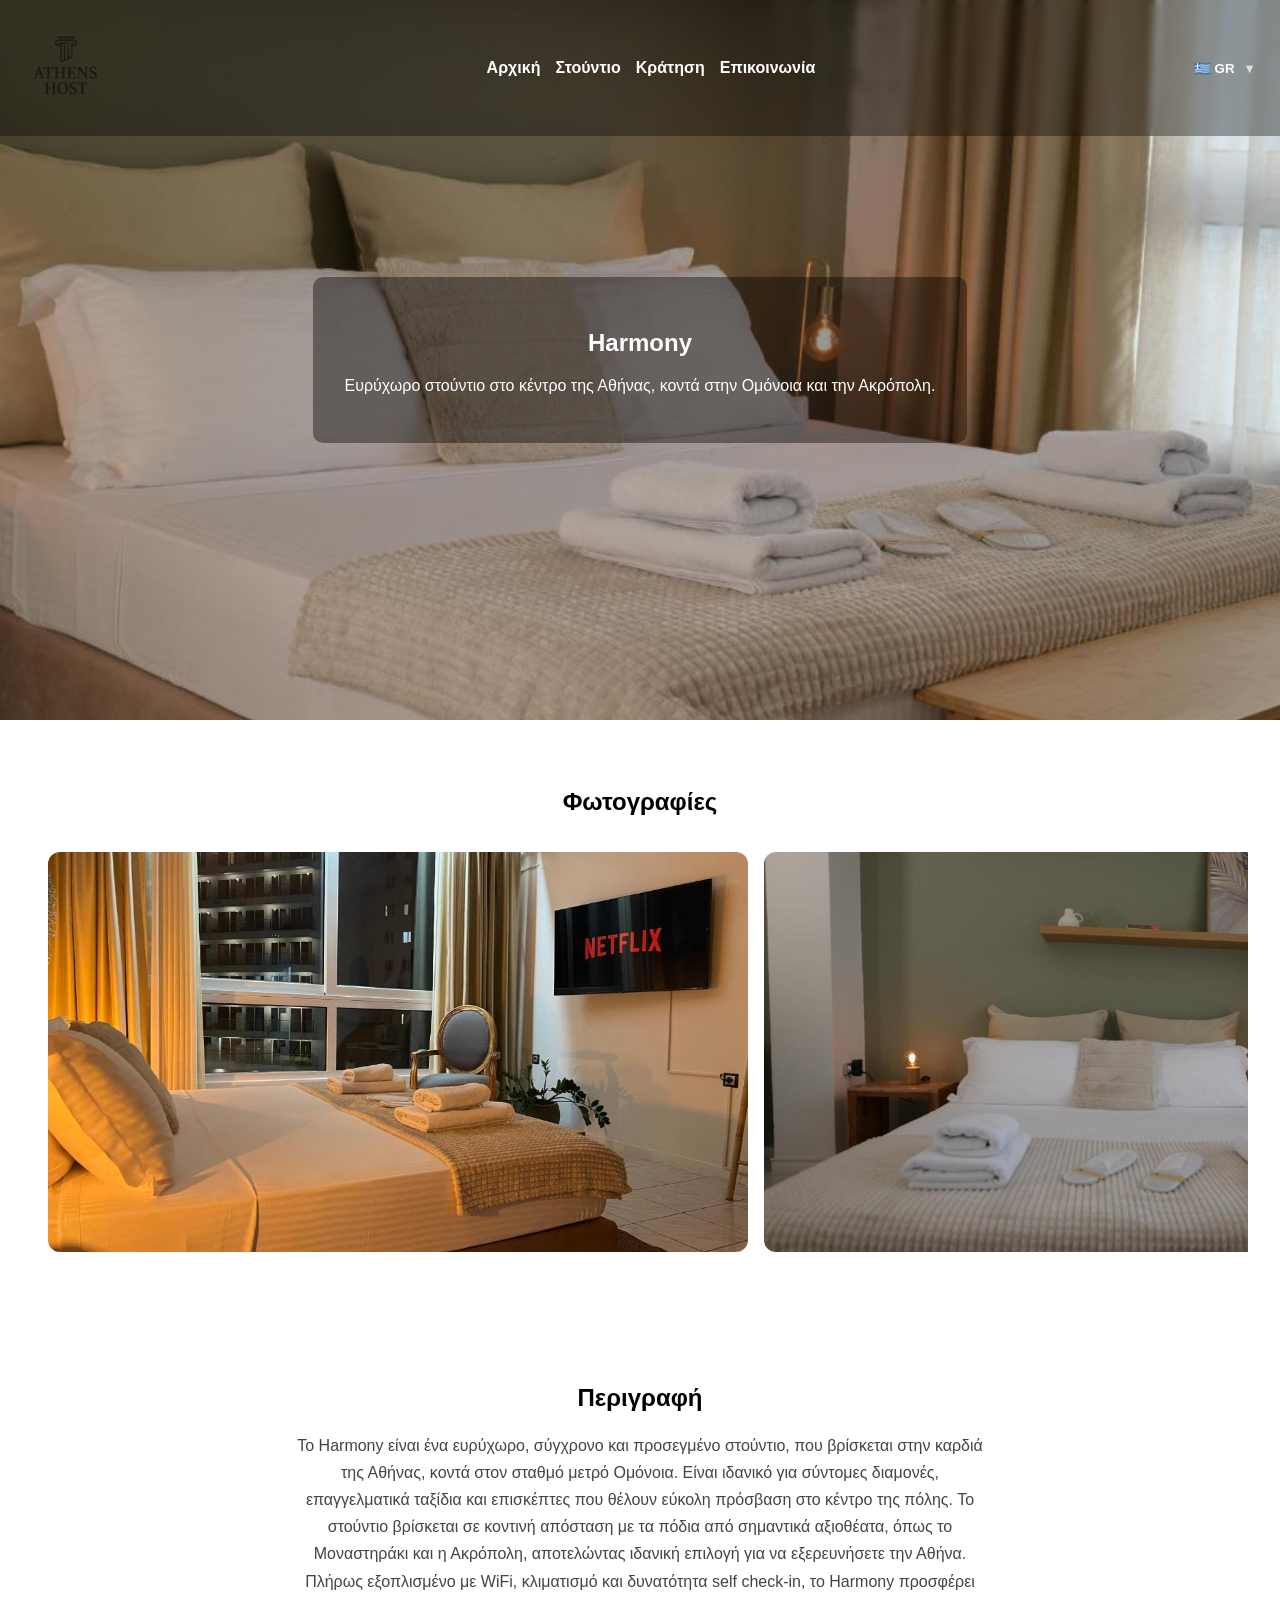
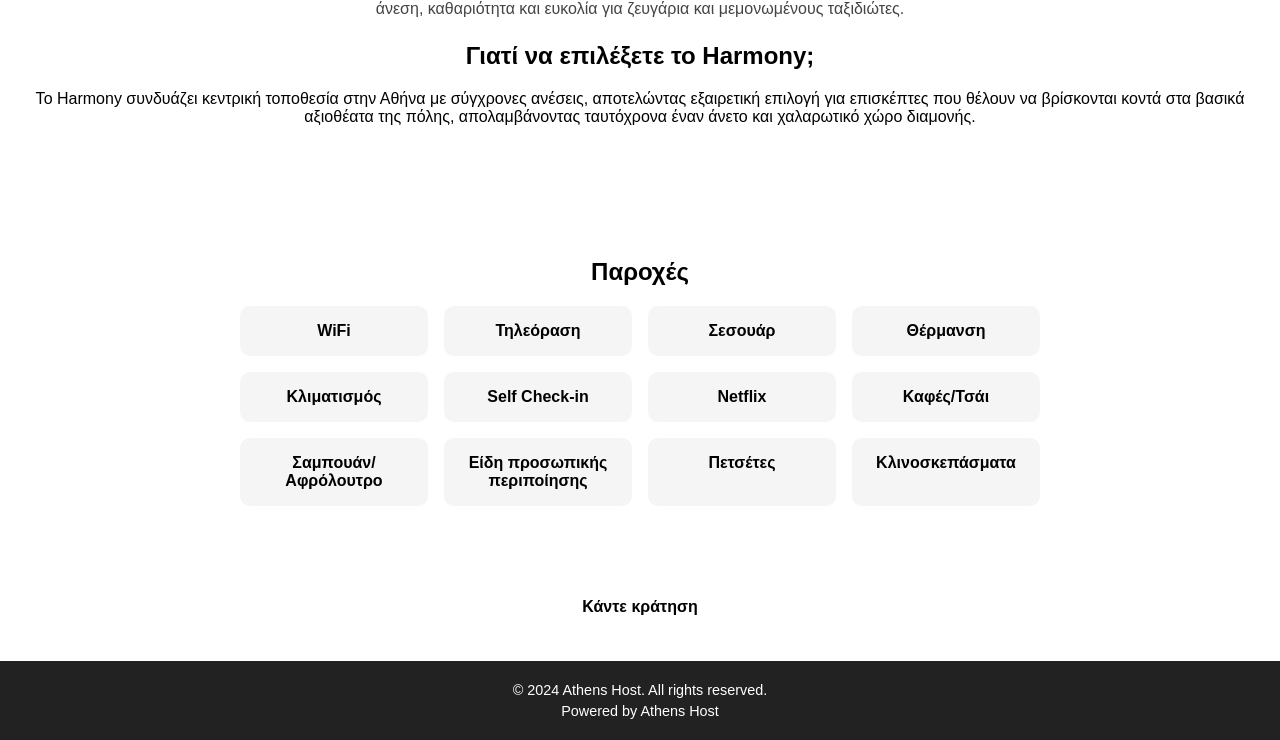
<file: harmony.html>
<!DOCTYPE html>
<html lang="el">

<head>
  <meta charset="UTF-8">
  <meta name="viewport" content="width=device-width, initial-scale=1.0">
  <title>Ευρύχωρο στούντιο στο κέντρο της Αθήνας | Harmony</title>
  <meta name="description" content="Ευρύχωρο και σύγχρονο στούντιο στο κέντρο της Αθήνας, κοντά στην Ομόνοια, το Μοναστηράκι και την Ακρόπολη. Ιδανικό για σύντομες διαμονές και επαγγελματικά ταξίδια.">
  <link rel="icon" type="image/png" href="images/favicon-white-background.png">
  <link rel="stylesheet" href="style.css">
  <link rel="alternate" hreflang="el" href="https://athenshost.gr/harmony.html">
  <link rel="alternate" hreflang="en" href="https://athenshost.gr/harmony-en.html">
  <link rel="alternate" hreflang="x-default" href="https://athenshost.gr/harmony.html">
</head>
<script async src="https://www.googletagmanager.com/gtag/js?id=AW-18121487897"></script>

<body>

  <header>
    <nav>
      <a href="index.html">
        <img src="images/logo.png" alt="Athens Host Logo" class="logo">
      </a>

      <div class="nav-right">
        <ul>
          <li><a href="index.html#landing-page">Αρχική</a></li>
          <li><a href="index.html#studios">Στούντιο</a></li>
          <li><a href="index.html#reservation">Κράτηση</a></li>
          <li><a href="index.html#contact-us">Επικοινωνία</a></li>
        </ul>
      </div>

      <div class="language-dropdown">

                <button class="selected-language" type="button">
                    🇬🇷 GR
                </button>

                <div class="dropdown-menu">
                    <a href="harmony.html">🇬🇷 GR</a>
                    <a href="harmony-en.html">🇬🇧 EN</a>
                </div>

            </div>

    </nav>

    

  </header>

  <main>

    <section class="studio-hero harmony-hero">
      <div class="hero-content">
        <h1>Harmony</h1>
        <p>Ευρύχωρο στούντιο στο κέντρο της Αθήνας, κοντά στην Ομόνοια και την Ακρόπολη.</p>
      </div>
    </section>

    <section class="studio-page-section">
      <h2>Φωτογραφίες</h2>

      <div class="slider">
        <img src="images/harmony/1.jpeg" alt="harmony photo 1">
        <img src="images/harmony/2.jpeg" alt="harmony photo 2">
        <img src="images/harmony/3.jpeg" alt="harmony photo 3">
        <img src="images/harmony/4.jpeg" alt="harmony photo 4">
        <img src="images/harmony/5.jpeg" alt="harmony photo 5">
        <img src="images/harmony/6.jpeg" alt="harmony photo 6">
        <img src="images/harmony/7.jpeg" alt="harmony photo 7">
        <img src="images/harmony/8.jpeg" alt="harmony photo 8">
        <img src="images/harmony/9.jpeg" alt="harmony photo 9">
        <img src="images/harmony/10.jpeg" alt="harmony photo 10">
        <img src="images/harmony/11.jpeg" alt="harmony photo 11">
        <img src="images/harmony/12.jpeg" alt="harmony photo 12">
        <img src="images/harmony/13.jpeg" alt="harmony photo 13">
        <img src="images/harmony/14.jpeg" alt="harmony photo 14">
        <img src="images/harmony/15.jpeg" alt="harmony photo 15">
        <img src="images/harmony/16.jpeg" alt="harmony photo 16">
        <img src="images/harmony/17.jpeg" alt="harmony photo 17">
        <img src="images/harmony/18.jpeg" alt="harmony photo 18">
        <img src="images/harmony/19.jpeg" alt="harmony photo 19">
      </div>
    </section>

    <section class="studio-page-section">
        <h2>Περιγραφή</h2>

        <p class="studio-description">
            Το Harmony είναι ένα ευρύχωρο, σύγχρονο και προσεγμένο στούντιο, που βρίσκεται στην καρδιά της Αθήνας, κοντά στον σταθμό μετρό Ομόνοια.
            Είναι ιδανικό για σύντομες διαμονές, επαγγελματικά ταξίδια και επισκέπτες που θέλουν εύκολη πρόσβαση στο κέντρο της πόλης.

            Το στούντιο βρίσκεται σε κοντινή απόσταση με τα πόδια από σημαντικά αξιοθέατα, όπως το Μοναστηράκι και η Ακρόπολη,
            αποτελώντας ιδανική επιλογή για να εξερευνήσετε την Αθήνα.

            Πλήρως εξοπλισμένο με WiFi, κλιματισμό και δυνατότητα self check-in, το Harmony προσφέρει άνεση,
            καθαριότητα και ευκολία για ζευγάρια και μεμονωμένους ταξιδιώτες.
        </p>

        <h2>Γιατί να επιλέξετε το Harmony;</h2>
        <p>
            Το Harmony συνδυάζει κεντρική τοποθεσία στην Αθήνα με σύγχρονες ανέσεις,
            αποτελώντας εξαιρετική επιλογή για επισκέπτες που θέλουν να βρίσκονται κοντά στα βασικά αξιοθέατα
            της πόλης, απολαμβάνοντας ταυτόχρονα έναν άνετο και χαλαρωτικό χώρο διαμονής.
        </p>
    </section>

    <section class="studio-page-section">
      <h2>Παροχές</h2>

      <div class="amenities">
        <div>WiFi</div>
        <div>Τηλεόραση</div>
        <div>Σεσουάρ</div>
        <div>Θέρμανση</div>
        <div>Κλιματισμός</div>
        <div>Self Check-in</div>
        <div>Netflix</div>
        <div>Καφές/Τσάι</div>
        <div>Σαμπουάν/Αφρόλουτρο</div>
        <div>Είδη προσωπικής περιποίησης</div>
        <div>Πετσέτες</div>
        <div>Κλινοσκεπάσματα</div>
      </div>
    </section>

    <section class="studio-cta">
      <a href="index.html#reservation" class="hero-button">Κάντε κράτηση</a>
    </section>

  </main>

  <footer>
    <p class="footer-bottom">© 2024 Athens Host. All rights reserved.</p>
    <p class="footer-bottom">Powered by Athens Host</p>
  </footer>


  <script>
    window.dataLayer = window.dataLayer || [];
    function gtag(){dataLayer.push(arguments);}
    gtag('js', new Date());

    gtag('config', 'AW-18121487897');
  </script>
</body>

</html>
</file>
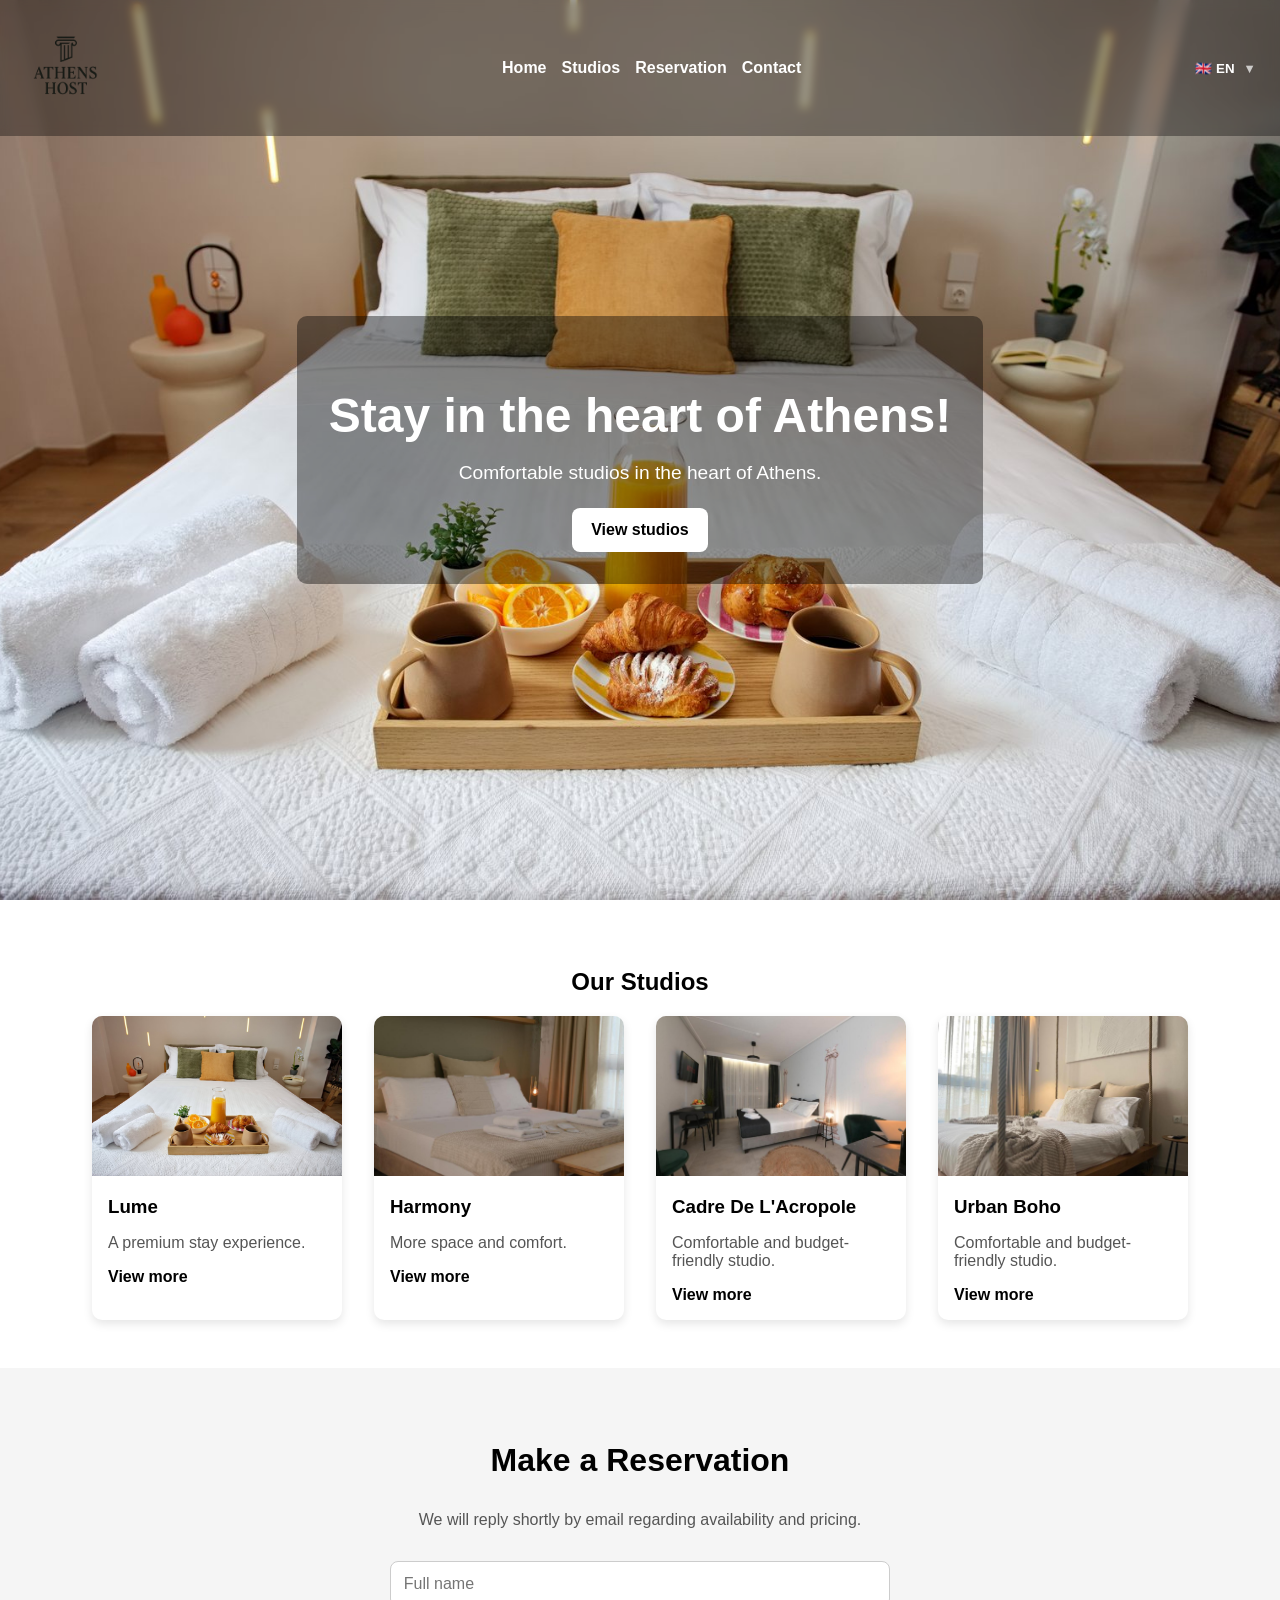
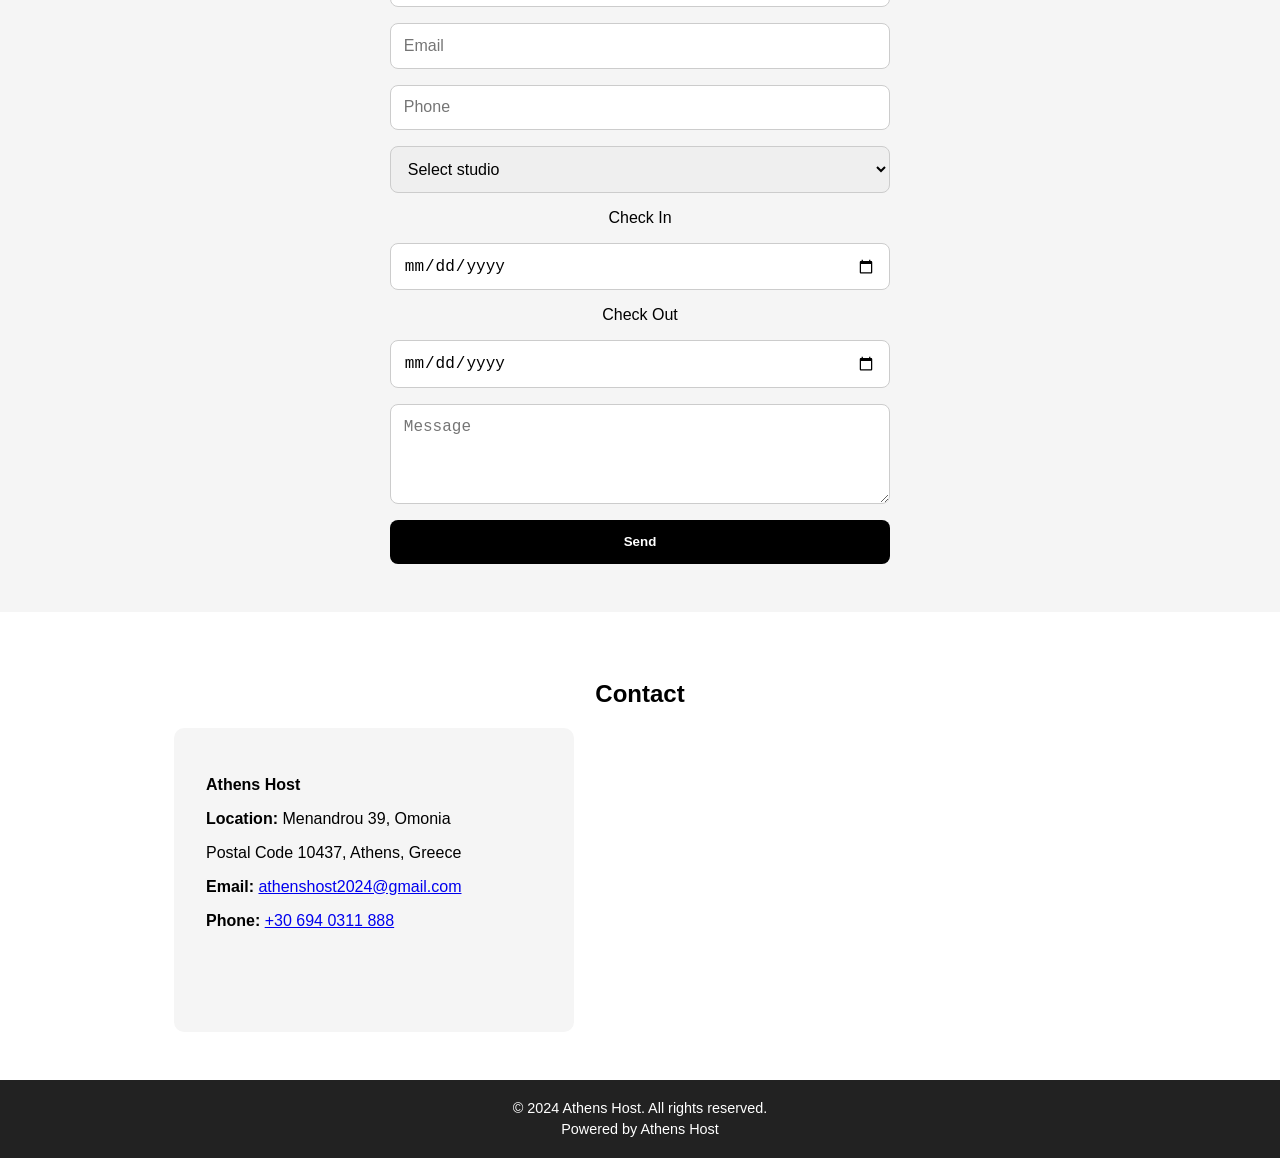
<file: index-en.html>
<!DOCTYPE html>
<html lang="en">

<head>
    <meta charset="UTF-8">
    <meta name="viewport" content="width=device-width, initial-scale=1.0">
    <title>Studios in Athens | Athens Host</title>
    <meta name="description" content="Comfortable studios in Athens center near Omonia.">
    <link rel="icon" type="image/png" href="images/favicon-white-background.png">
    <link rel="stylesheet" href="style.css">
</head>
<script async src="https://www.googletagmanager.com/gtag/js?id=AW-18121487897"></script>

<body>

    <!-- HEADER -->
    <header>
        <nav>
            <a href="index-en.html">
                <img src="images/logo.png" alt="Athens Host Logo" class="logo">
            </a>

            <div class="nav-right">
                <ul>
                    <li><a href="#landing-page">Home</a></li>
                    <li><a href="#studios">Studios</a></li>
                    <li><a href="#reservation">Reservation</a></li>
                    <li><a href="#contact-us">Contact</a></li>
                </ul>
            </div>

            <div class="language-dropdown">

                <button class="selected-language" type="button">
                    🇬🇧 EN
                </button>

                <div class="dropdown-menu">
                    <a href="index.html">🇬🇷 GR</a>
                    <a href="index-en.html">🇬🇧 EN</a>
                </div>

            </div>
        </nav>
    </header>

    <!-- MAIN -->
    <main>
        <section id="landing-page" class="hero">
            <div class="hero-content">
                <h1>Stay in the heart of Athens!</h1>
                <p>Comfortable studios in the heart of Athens.</p>
                <a href="#studios" class="hero-button">View studios</a>
            </div>
        </section>

        <section id="studios">

            <h2>Our Studios</h2>

            <div class="studios-container">

                <div class="studio-card">
                    <img src="images/lume-card.jpeg" alt="Lume">
                    <h3>Lume</h3>
                    <p>A premium stay experience.</p>
                    <a href="lume-en.html">View more</a>
                </div>

                <div class="studio-card">
                    <img src="images/harmony-card.jpeg" alt="Harmony">
                    <h3>Harmony</h3>
                    <p>More space and comfort.</p>
                    <a href="harmony-en.html">View more</a>
                </div>

                <div class="studio-card">
                    <img src="images/cadre-card.jpeg" alt="Cadre De L'Acropole">
                    <h3>Cadre De L'Acropole</h3>
                    <p>Comfortable and budget-friendly studio.</p>
                    <a href="cadre-de-lacropole-en.html">View more</a>
                </div>

                <div class="studio-card">
                    <img src="images/urban-boho-card.jpeg" alt="Urban Boho">
                    <h3>Urban Boho</h3>
                    <p>Comfortable and budget-friendly studio.</p>
                    <a href="urban-boho-en.html">View more</a>
                </div>

            </div>
        </section>

        <section id="reservation">
            <h2>Make a Reservation</h2>

            <p class="reservation-note">
                We will reply shortly by email regarding availability and pricing.
            </p>

            <form id="reservation-form" name="reservation" method="POST">
                <input type="text" name="name" placeholder="Full name" required>
                <input type="email" name="email" placeholder="Email" required>
                <input type="tel" name="phone" placeholder="Phone">

                <select name="studio" required>
                    <option value="">Select studio</option>
                    <option value="lume">Lume</option>
                    <option value="harmony">Harmony</option>
                    <option value="cadre-de-lacropole">Cadre De L'Acropole</option>
                    <option value="urban-boho">Urban Boho</option>
                </select>

                <label>Check In</label>
                <input type="date" name="checkin" required>
                <label>Check Out</label>
                <input type="date" name="checkout" required>

                <textarea name="message" placeholder="Message"></textarea>

                <button type="submit">Send</button>
                <p id="success-message" style="display:none; color: green;">
                    Your request has been sent successfully!
                </p>
            </form>
        </section>

        <section id="contact-us">
            <h2>Contact</h2>

            <div class="contact-container">

                <div class="contact-info">
                    <p><strong>Athens Host</strong></p>
                    <p><strong>Location:</strong> Menandrou 39, Omonia</p>
                    <p>Postal Code 10437, Athens, Greece</p>
                    <p><strong>Email:</strong> <a href="mailto:athenshost2024@gmail.com">athenshost2024@gmail.com</a></p>
                    <p><strong>Phone:</strong> <a href="tel:+306940311888">+30 694 0311 888</a></p>
                </div>

                <div class="map">
                    <iframe 
                    src="https://www.google.com/maps/embed?pb=!1m18!1m12!1m3!1d786.1869346544873!2d23.724326156079773!3d37.9830160120014!2m3!1f0!2f0!3f0!3m2!1i1024!2i768!4f13.1!3m3!1m2!1s0x14a1bd882eb0cf03%3A0x2a80cbbec67828b7!2sAthens%20Host!5e0!3m2!1sel!2sgr!4v1777204955652!5m2!1sel!2sgr"
                    width="100%"
                    height="300"
                    style="border:0;"
                    allowfullscreen=""
                    loading="lazy"
                    referrerpolicy="no-referrer-when-downgrade">
                    </iframe>
                </div>

            </div>
        </section>

        <script>
            <!-- Google tag (gtag.js) -->

            window.dataLayer = window.dataLayer || [];
            function gtag(){dataLayer.push(arguments);}
            gtag('js', new Date());

            gtag('config', 'AW-18121487897');
            
            const form = document.getElementById("reservation-form");

            form.addEventListener("submit", function (event) {
                event.preventDefault();

                const button = form.querySelector("button");
                const successMessage = document.getElementById("success-message");

                button.disabled = true;
                button.innerText = "Sending...";
                successMessage.style.display = "none";

                const formData = new FormData(form);

                fetch("https://script.google.com/macros/s/AKfycbxmH7WTmoajnVEOL1sN3PLld0jQ6zSfjylNzEUK89Cth-7KOFqo3uWAI_WaL86N_HQ9/exec", {
                    method: "POST",
                    body: formData
                })
                .then(response => response.text())
                .then(data => {
                    successMessage.style.display = "block";
                    form.reset();

                    button.disabled = false;
                    button.innerText = "Send";
                })
                .catch(error => {
                    alert("Something went wrong. Please try again.");
                    console.error(error);

                    button.disabled = false;
                    button.innerText = "Send";
                });
            });
        </script>
    </main>

    <!-- FOOTER -->
    <footer>
        <p class="footer-bottom">© 2024 Athens Host. All rights reserved.</p>
        <p class="footer-bottom">Powered by Athens Host</p>
    </footer>

</body>

</html>
</file>
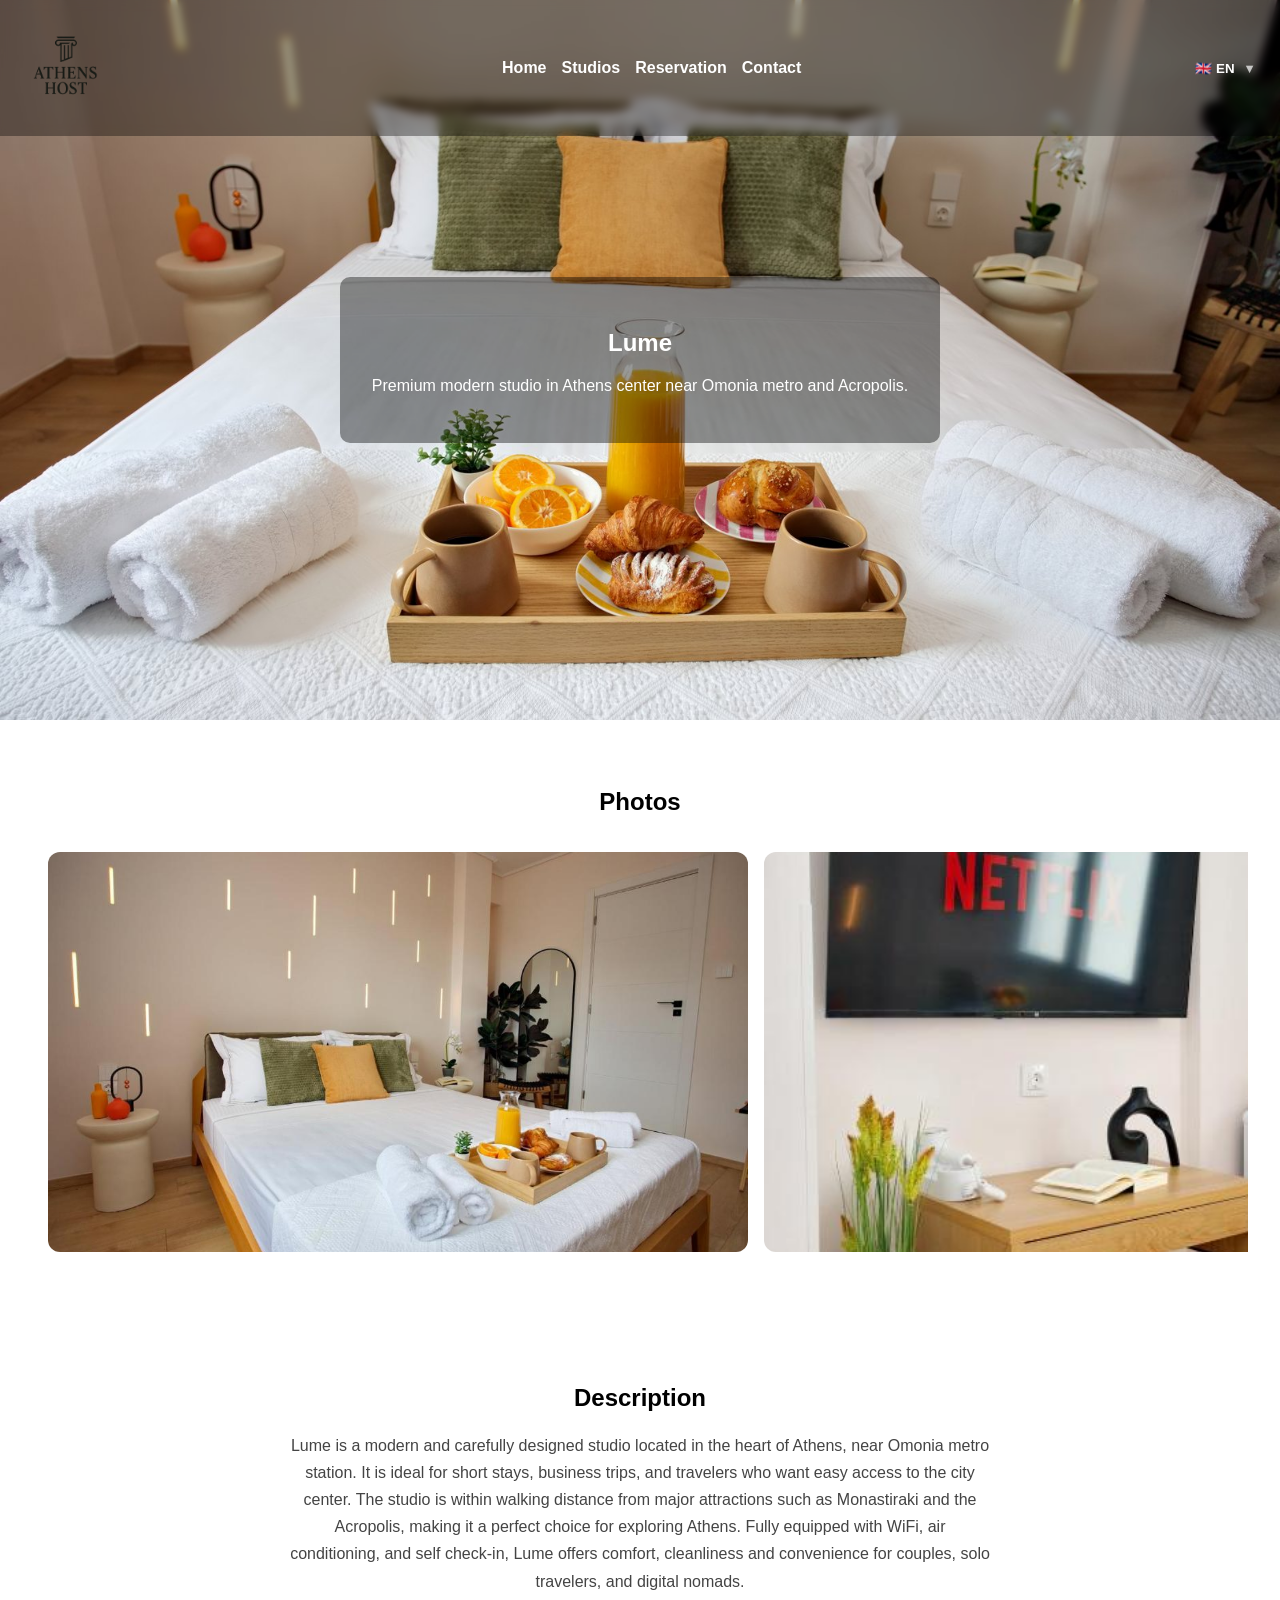
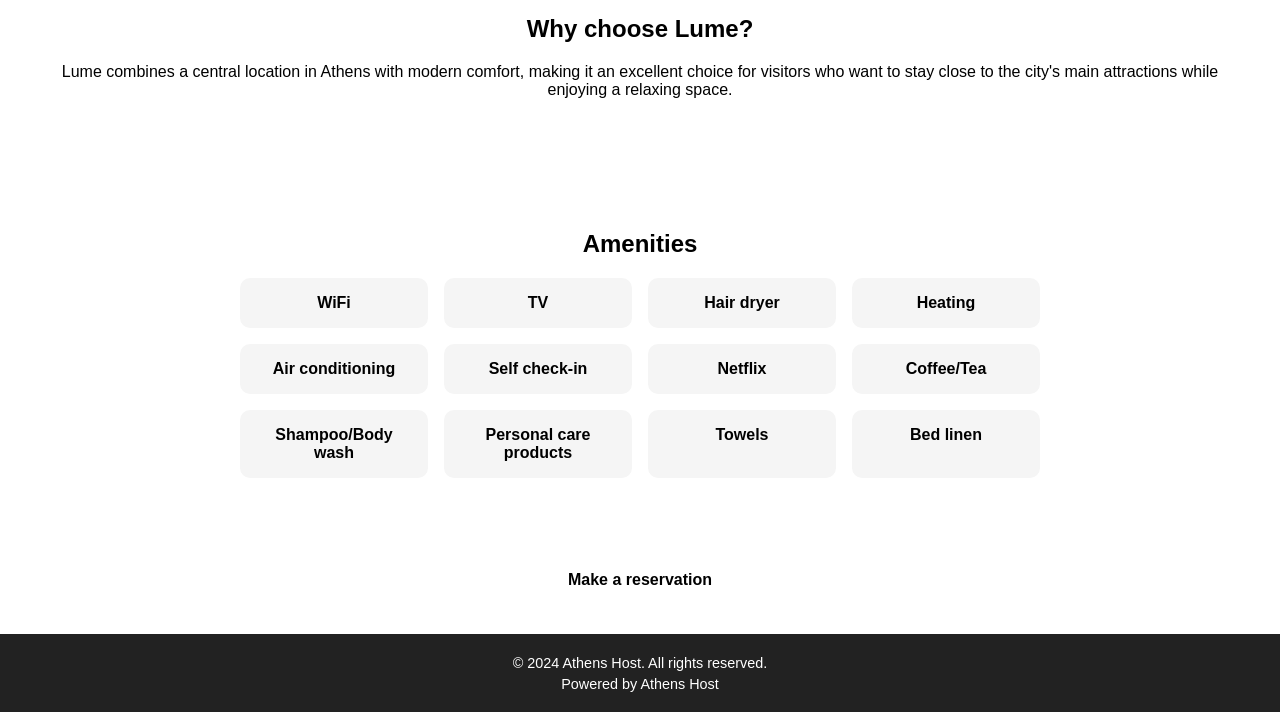
<file: lume-en.html>
<!DOCTYPE html>
<html lang="en">

<head>
  <meta charset="UTF-8">
  <meta name="viewport" content="width=device-width, initial-scale=1.0">
  <title>Premium Studio in Athens Center near Omonia | Lume</title>
  <meta name="description" content="Premium modern studio in Athens center near Omonia metro, Monastiraki and the Acropolis. Ideal for short stays, couples, solo travelers and digital nomads.">
  <link rel="icon" type="image/png" href="images/favicon-white-background.png">
  <link rel="stylesheet" href="style.css">
  <link rel="alternate" hreflang="el" href="https://athenshost.gr/lume.html">
  <link rel="alternate" hreflang="en" href="https://athenshost.gr/lume-en.html">
  <link rel="alternate" hreflang="x-default" href="https://athenshost.gr/lume.html">
</head>
<script async src="https://www.googletagmanager.com/gtag/js?id=AW-18121487897"></script>

<body>

  <header>
    <nav>
      <a href="index-en.html">
        <img src="images/logo.png" alt="Athens Host Logo" class="logo">
      </a>

      <div class="nav-right">
        <ul>
          <li><a href="index-en.html#landing-page">Home</a></li>
          <li><a href="index-en.html#studios">Studios</a></li>
          <li><a href="index-en.html#reservation">Reservation</a></li>
          <li><a href="index-en.html#contact-us">Contact</a></li>
        </ul>
      </div>

      <div class="language-dropdown">

        <button class="selected-language" type="button">
            🇬🇧 EN
        </button>

        <div class="dropdown-menu">
          <a href="lume.html">🇬🇷 GR</a>
          <a href="lume-en.html">🇬🇧 EN</a>
        </div>

      </div>
    </nav>
  </header>

  <main>

    <section class="studio-hero lume-hero">
      <div class="hero-content">
        <h1>Lume</h1>
        <p>Premium modern studio in Athens center near Omonia metro and Acropolis.</p>
      </div>
    </section>

    <section class="studio-page-section">
      <h2>Photos</h2>

      <div class="slider">
        <img src="images/lume/1.jpeg" alt="Lume photo 1">
        <img src="images/lume/2.jpeg" alt="Lume photo 2">
        <img src="images/lume/3.jpeg" alt="Lume photo 3">
        <img src="images/lume/4.jpeg" alt="Lume photo 4">
        <img src="images/lume/5.jpeg" alt="Lume photo 5">
        <img src="images/lume/6.jpeg" alt="Lume photo 6">
        <img src="images/lume/7.jpeg" alt="Lume photo 7">
        <img src="images/lume/8.jpeg" alt="Lume photo 8">
        <img src="images/lume/9.jpeg" alt="Lume photo 9">
        <img src="images/lume/10.jpeg" alt="Lume photo 10">
        <img src="images/lume/11.jpeg" alt="Lume photo 11">
        <img src="images/lume/12.jpeg" alt="Lume photo 12">
        <img src="images/lume/13.jpeg" alt="Lume photo 13">
        <img src="images/lume/14.jpeg" alt="Lume photo 14">
        <img src="images/lume/15.jpeg" alt="Lume photo 15">
        <img src="images/lume/16.jpeg" alt="Lume photo 16">
        <img src="images/lume/17.jpeg" alt="Lume photo 17">
        <img src="images/lume/18.jpeg" alt="Lume photo 18">
        <img src="images/lume/19.jpeg" alt="Lume photo 19">
      </div>
    </section>

    <section class="studio-page-section">
        <h2>Description</h2>

        <p class="studio-description">
            Lume is a modern and carefully designed studio located in the heart of Athens, near Omonia metro station.
            It is ideal for short stays, business trips, and travelers who want easy access to the city center.

            The studio is within walking distance from major attractions such as Monastiraki and the Acropolis, making it a perfect choice for exploring Athens.

            Fully equipped with WiFi, air conditioning, and self check-in, Lume offers comfort, cleanliness and convenience for couples, solo travelers, and digital nomads.
        </p>

        <h2>Why choose Lume?</h2>
        <p>
            Lume combines a central location in Athens with modern comfort, making it an excellent choice
            for visitors who want to stay close to the city's main attractions while enjoying a relaxing space.
        </p>
    </section>

    <section class="studio-page-section">
      <h2>Amenities</h2>

      <div class="amenities">
        <div>WiFi</div>
        <div>TV</div>
        <div>Hair dryer</div>
        <div>Heating</div>
        <div>Air conditioning</div>
        <div>Self check-in</div>
        <div>Netflix</div>
        <div>Coffee/Tea</div>
        <div>Shampoo/Body wash</div>
        <div>Personal care products</div>
        <div>Towels</div>
        <div>Bed linen</div>
      </div>
    </section>

    <section class="studio-cta">
      <a href="index-en.html#reservation" class="hero-button">Make a reservation</a>
    </section>

  </main>

  <footer>
    <p class="footer-bottom">© 2024 Athens Host. All rights reserved.</p>
    <p class="footer-bottom">Powered by Athens Host</p>
  </footer>


    <script>
    window.dataLayer = window.dataLayer || [];
    function gtag(){dataLayer.push(arguments);}
    gtag('js', new Date());

    gtag('config', 'AW-18121487897');
  </script>

</body>

</html>
</file>
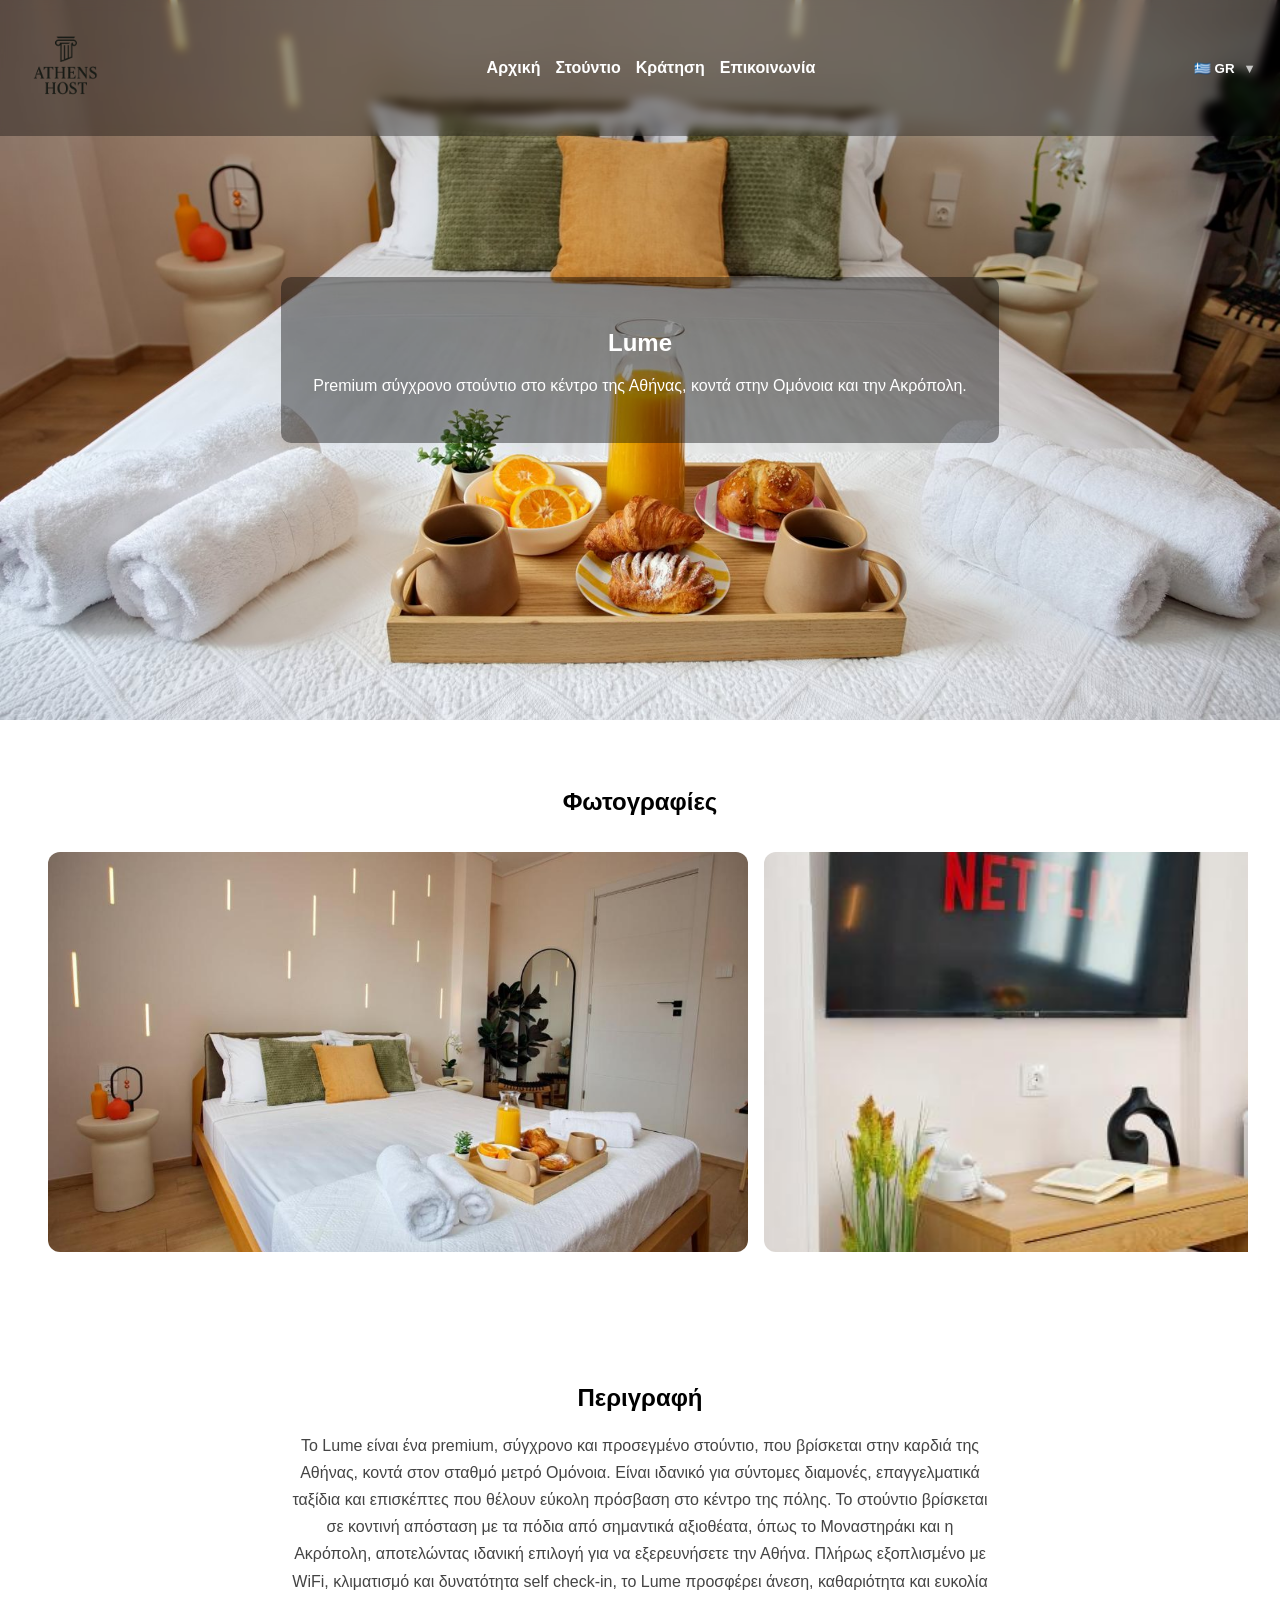
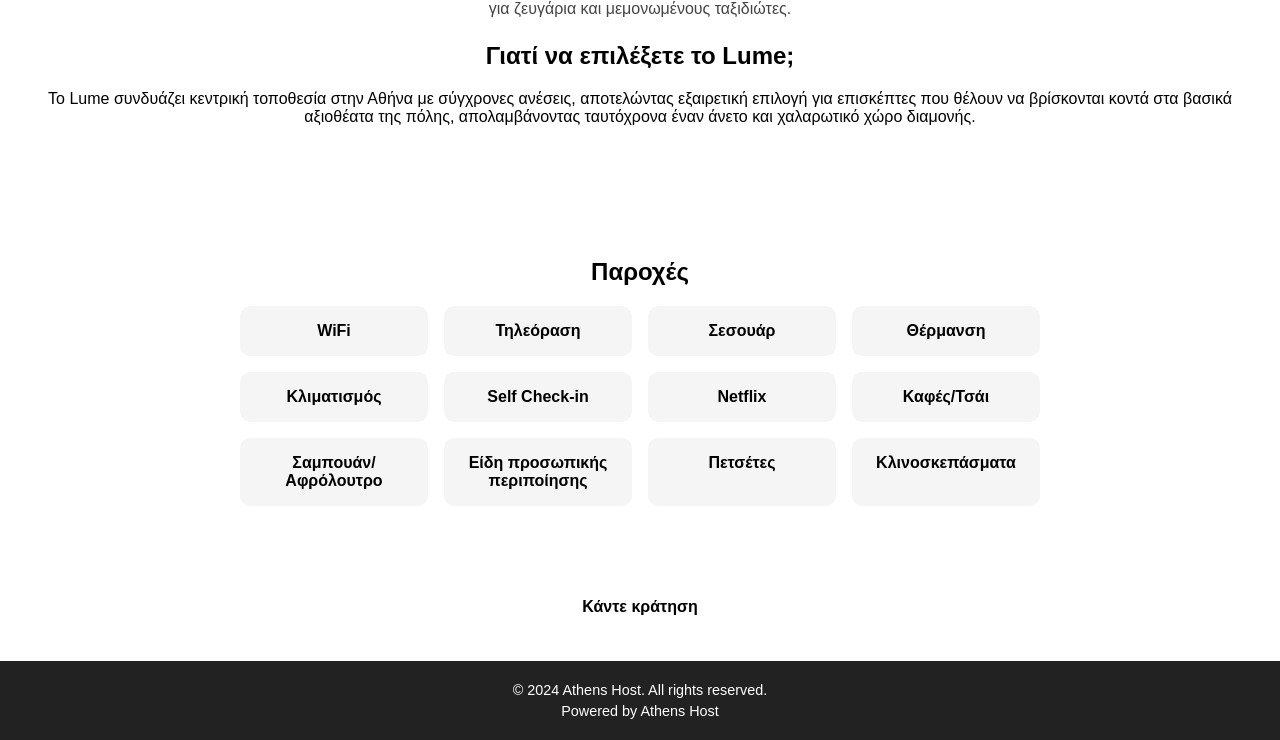
<file: lume.html>
<!DOCTYPE html>
<html lang="el">

<head>
  <meta charset="UTF-8">
  <meta name="viewport" content="width=device-width, initial-scale=1.0">
  <title>Premium στούντιο στο κέντρο της Αθήνας | Lume</title>
  <meta name="description" content="Premium σύγχρονο στούντιο στο κέντρο της Αθήνας, κοντά στην Ομόνοια, το Μοναστηράκι και την Ακρόπολη. Ιδανικό για σύντομες διαμονές και επαγγελματικά ταξίδια.">
  <link rel="icon" type="image/png" href="images/favicon-white-background.png">
  <link rel="stylesheet" href="style.css">
  <link rel="alternate" hreflang="el" href="https://athenshost.gr/lume.html">
  <link rel="alternate" hreflang="en" href="https://athenshost.gr/lume-en.html">
  <link rel="alternate" hreflang="x-default" href="https://athenshost.gr/lume.html">
</head>
<script async src="https://www.googletagmanager.com/gtag/js?id=AW-18121487897"></script>

<body>

  <header>
    <nav>
      <a href="index.html">
        <img src="images/logo.png" alt="Athens Host Logo" class="logo">
      </a>

      <div class="nav-right">
        <ul>
          <li><a href="index.html#landing-page">Αρχική</a></li>
          <li><a href="index.html#studios">Στούντιο</a></li>
          <li><a href="index.html#reservation">Κράτηση</a></li>
          <li><a href="index.html#contact-us">Επικοινωνία</a></li>
        </ul>
      </div>

      <div class="language-dropdown">

                <button class="selected-language" type="button">
                    🇬🇷 GR
                </button>

                <div class="dropdown-menu">
                    <a href="lume.html">🇬🇷 GR</a>
                    <a href="lume-en.html">🇬🇧 EN</a>
                </div>

            </div>

    </nav>

    

  </header>

  <main>

    <section class="studio-hero lume-hero">
      <div class="hero-content">
        <h1>Lume</h1>
        <p>Premium σύγχρονο στούντιο στο κέντρο της Αθήνας, κοντά στην Ομόνοια και την Ακρόπολη.</p>
      </div>
    </section>

    <section class="studio-page-section">
      <h2>Φωτογραφίες</h2>

      <div class="slider">
        <img src="images/lume/1.jpeg" alt="Lume photo 1">
        <img src="images/lume/2.jpeg" alt="Lume photo 2">
        <img src="images/lume/3.jpeg" alt="Lume photo 3">
        <img src="images/lume/4.jpeg" alt="Lume photo 4">
        <img src="images/lume/5.jpeg" alt="Lume photo 5">
        <img src="images/lume/6.jpeg" alt="Lume photo 6">
        <img src="images/lume/7.jpeg" alt="Lume photo 7">
        <img src="images/lume/8.jpeg" alt="Lume photo 8">
        <img src="images/lume/9.jpeg" alt="Lume photo 9">
        <img src="images/lume/10.jpeg" alt="Lume photo 10">
        <img src="images/lume/11.jpeg" alt="Lume photo 11">
        <img src="images/lume/12.jpeg" alt="Lume photo 12">
        <img src="images/lume/13.jpeg" alt="Lume photo 13">
        <img src="images/lume/14.jpeg" alt="Lume photo 14">
        <img src="images/lume/15.jpeg" alt="Lume photo 15">
        <img src="images/lume/16.jpeg" alt="Lume photo 16">
        <img src="images/lume/17.jpeg" alt="Lume photo 17">
        <img src="images/lume/18.jpeg" alt="Lume photo 18">
        <img src="images/lume/19.jpeg" alt="Lume photo 19">
      </div>
    </section>

    <section class="studio-page-section">
        <h2>Περιγραφή</h2>

        <p class="studio-description">
            Το Lume είναι ένα premium, σύγχρονο και προσεγμένο στούντιο, που βρίσκεται στην καρδιά της Αθήνας, κοντά στον σταθμό μετρό Ομόνοια.
            Είναι ιδανικό για σύντομες διαμονές, επαγγελματικά ταξίδια και επισκέπτες που θέλουν εύκολη πρόσβαση στο κέντρο της πόλης.

            Το στούντιο βρίσκεται σε κοντινή απόσταση με τα πόδια από σημαντικά αξιοθέατα, όπως το Μοναστηράκι και η Ακρόπολη,
            αποτελώντας ιδανική επιλογή για να εξερευνήσετε την Αθήνα.

            Πλήρως εξοπλισμένο με WiFi, κλιματισμό και δυνατότητα self check-in, το Lume προσφέρει άνεση,
            καθαριότητα και ευκολία για ζευγάρια και μεμονωμένους ταξιδιώτες.
        </p>

        <h2>Γιατί να επιλέξετε το Lume;</h2>
        <p>
            Το Lume συνδυάζει κεντρική τοποθεσία στην Αθήνα με σύγχρονες ανέσεις,
            αποτελώντας εξαιρετική επιλογή για επισκέπτες που θέλουν να βρίσκονται κοντά στα βασικά αξιοθέατα
            της πόλης, απολαμβάνοντας ταυτόχρονα έναν άνετο και χαλαρωτικό χώρο διαμονής.
        </p>
    </section>

    <section class="studio-page-section">
      <h2>Παροχές</h2>

      <div class="amenities">
        <div>WiFi</div>
        <div>Τηλεόραση</div>
        <div>Σεσουάρ</div>
        <div>Θέρμανση</div>
        <div>Κλιματισμός</div>
        <div>Self Check-in</div>
        <div>Netflix</div>
        <div>Καφές/Τσάι</div>
        <div>Σαμπουάν/Αφρόλουτρο</div>
        <div>Είδη προσωπικής περιποίησης</div>
        <div>Πετσέτες</div>
        <div>Κλινοσκεπάσματα</div>
      </div>
    </section>

    <section class="studio-cta">
      <a href="index.html#reservation" class="hero-button">Κάντε κράτηση</a>
    </section>

  </main>

  <footer>
    <p class="footer-bottom">© 2024 Athens Host. All rights reserved.</p>
    <p class="footer-bottom">Powered by Athens Host</p>
  </footer>


  <script>
    window.dataLayer = window.dataLayer || [];
    function gtag(){dataLayer.push(arguments);}
    gtag('js', new Date());

    gtag('config', 'AW-18121487897');
  </script>
</body>

</html>
</file>
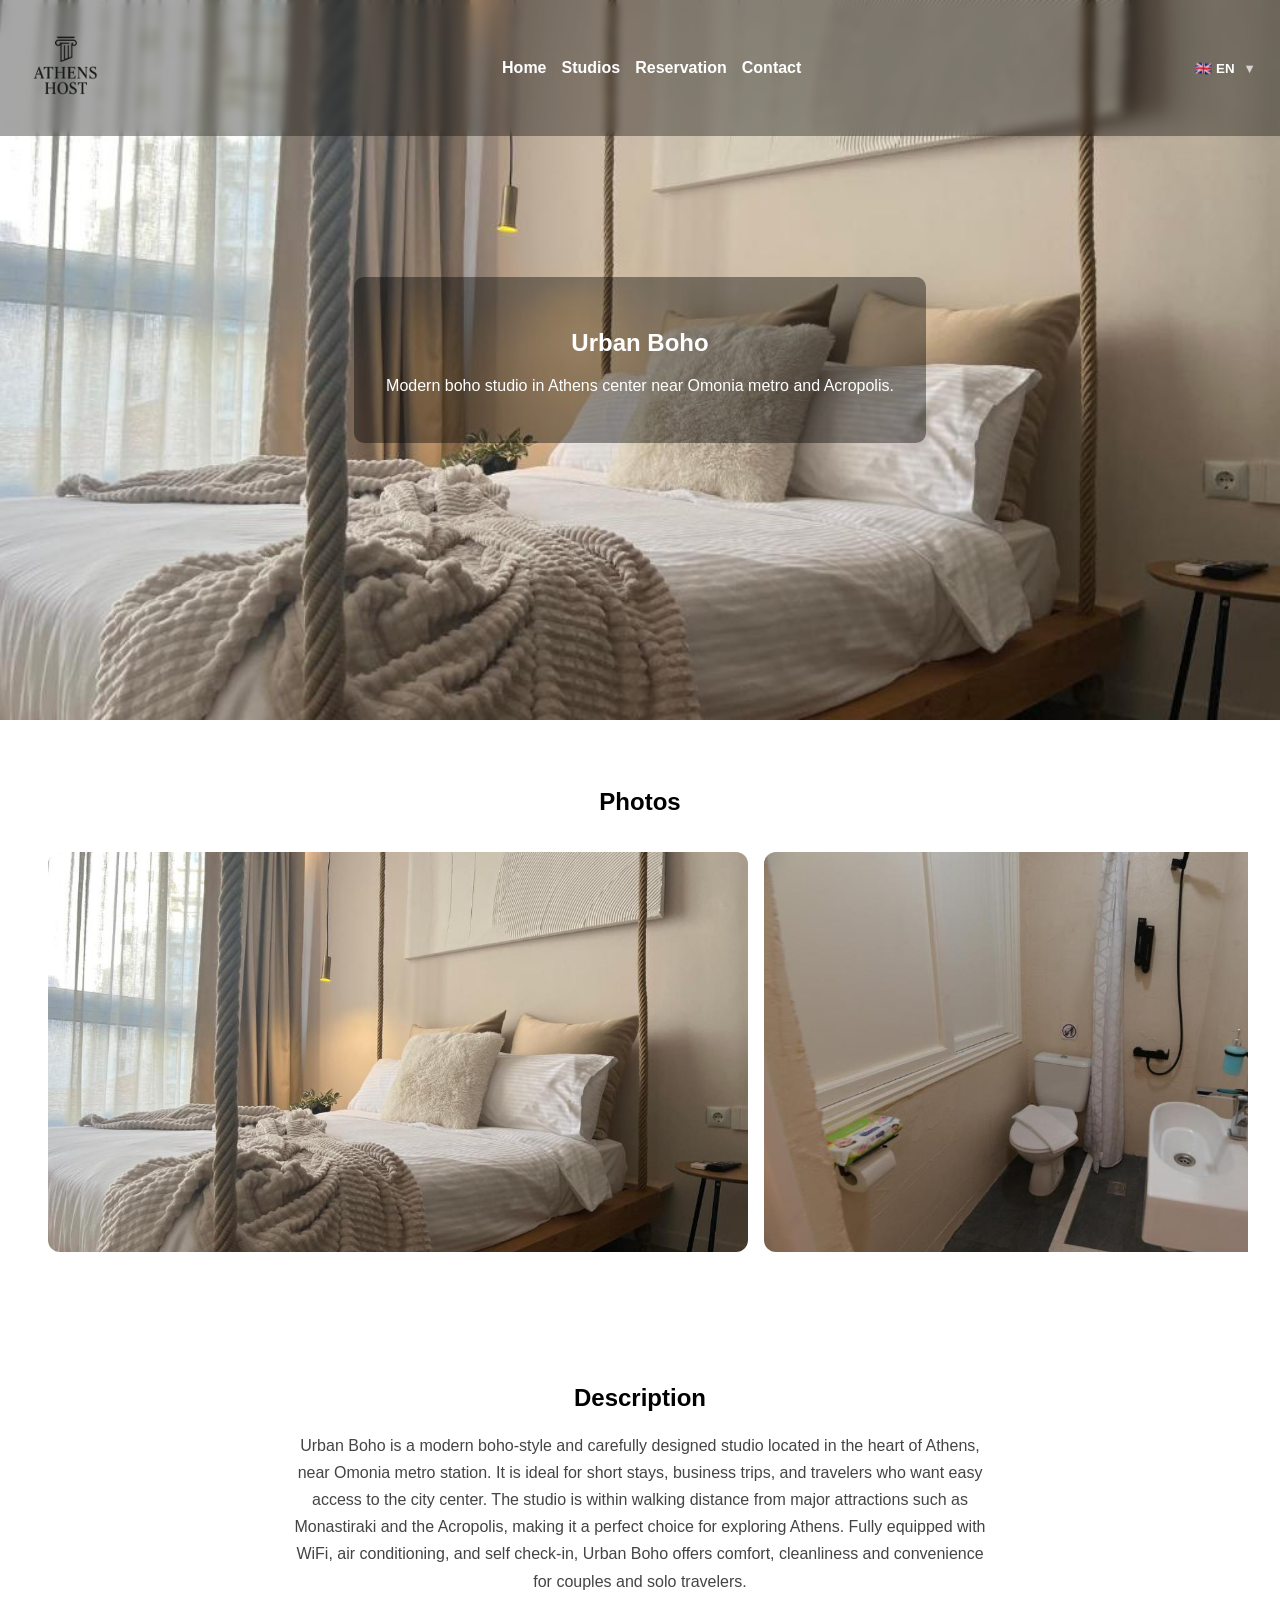
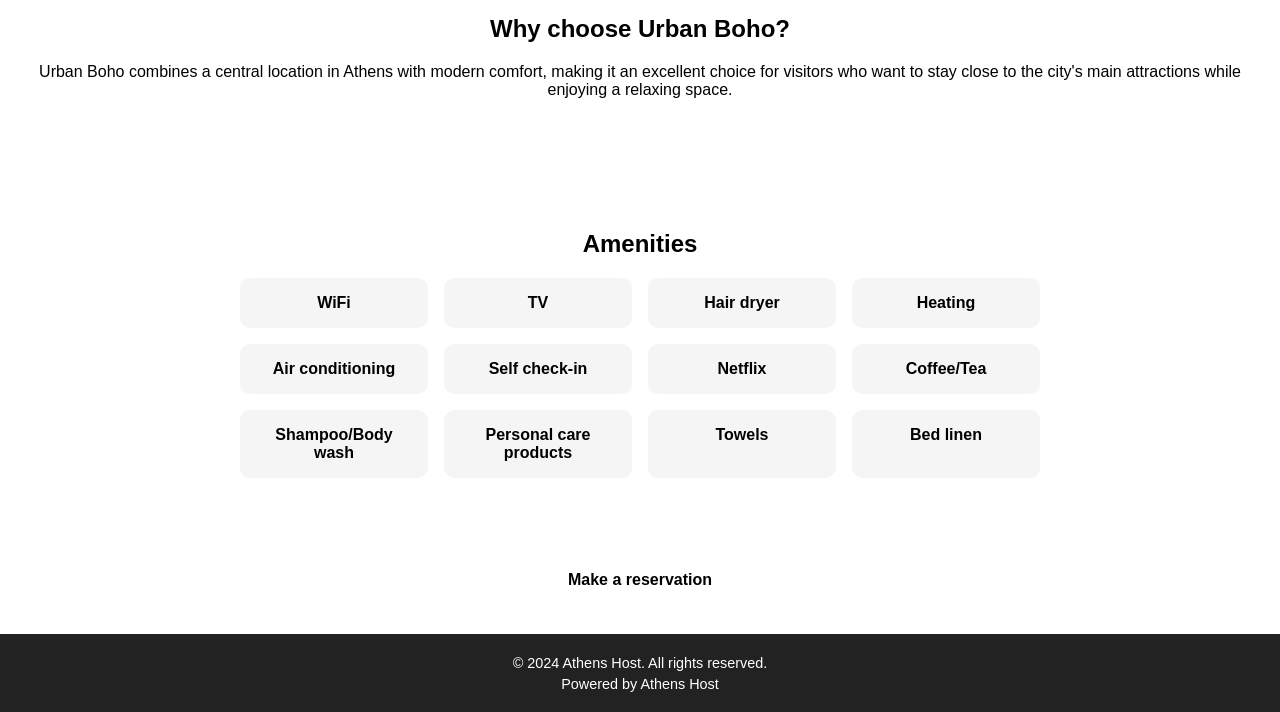
<file: urban-boho-en.html>
<!DOCTYPE html>
<html lang="en">

<head>
  <meta charset="UTF-8">
  <meta name="viewport" content="width=device-width, initial-scale=1.0">
  <title>Boho Studio in Athens Center near Omonia | Urban Boho</title>
  <meta name="description" content="Modern boho studio in Athens center near Omonia metro, Monastiraki and the Acropolis. Ideal for short stays, couples and solo travelers.">
  <link rel="icon" type="image/png" href="images/favicon-white-background.png">
  <link rel="stylesheet" href="style.css">
  <link rel="alternate" hreflang="el" href="https://athenshost.gr/urban-boho.html">
  <link rel="alternate" hreflang="en" href="https://athenshost.gr/urban-boho-en.html">
  <link rel="alternate" hreflang="x-default" href="https://athenshost.gr/urban-boho.html">
</head>
<script async src="https://www.googletagmanager.com/gtag/js?id=AW-18121487897"></script>

<body>

  <header>
    <nav>
      <a href="index-en.html">
        <img src="images/logo.png" alt="Athens Host Logo" class="logo">
      </a>

      <div class="nav-right">
        <ul>
          <li><a href="index-en.html#landing-page">Home</a></li>
          <li><a href="index-en.html#studios">Studios</a></li>
          <li><a href="index-en.html#reservation">Reservation</a></li>
          <li><a href="index-en.html#contact-us">Contact</a></li>
        </ul>
      </div>

      <div class="language-dropdown">

        <button class="selected-language" type="button">
            🇬🇧 EN
        </button>

        <div class="dropdown-menu">
          <a href="urban-boho.html">🇬🇷 GR</a>
          <a href="urban-boho-en.html">🇬🇧 EN</a>
        </div>

      </div>

    </nav>
  </header>

  <main>

    <section class="studio-hero urban-boho-hero">
      <div class="hero-content">
        <h1>Urban Boho</h1>
        <p>Modern boho studio in Athens center near Omonia metro and Acropolis.</p>
      </div>
    </section>

    <section class="studio-page-section">
      <h2>Photos</h2>

      <div class="slider">
        <img src="images/urban-boho/1.jpeg" alt="Urban Boho photo 1">
        <img src="images/urban-boho/2.jpeg" alt="Urban Boho photo 2">
        <img src="images/urban-boho/3.jpeg" alt="Urban Boho photo 3">
        <img src="images/urban-boho/4.jpeg" alt="Urban Boho photo 4">
        <img src="images/urban-boho/5.jpeg" alt="Urban Boho photo 5">
        <img src="images/urban-boho/6.jpeg" alt="Urban Boho photo 6">
        <img src="images/urban-boho/7.jpeg" alt="Urban Boho photo 7">
        <img src="images/urban-boho/8.jpeg" alt="Urban Boho photo 8">
        <img src="images/urban-boho/9.jpeg" alt="Urban Boho photo 9">
        <img src="images/urban-boho/10.jpeg" alt="Urban Boho photo 10">
        <img src="images/urban-boho/11.jpeg" alt="Urban Boho photo 11">
        <img src="images/urban-boho/12.jpeg" alt="Urban Boho photo 12">
        <img src="images/urban-boho/13.jpeg" alt="Urban Boho photo 13">
        <img src="images/urban-boho/14.jpeg" alt="Urban Boho photo 14">
        <img src="images/urban-boho/15.jpeg" alt="Urban Boho photo 15">
        <img src="images/urban-boho/16.jpeg" alt="Urban Boho photo 16">
        <img src="images/urban-boho/17.jpeg" alt="Urban Boho photo 17">
        <img src="images/urban-boho/18.jpeg" alt="Urban Boho photo 18">
        <img src="images/urban-boho/19.jpeg" alt="Urban Boho photo 19">
        <img src="images/urban-boho/20.jpeg" alt="Urban Boho photo 20">
      </div>
    </section>

    <section class="studio-page-section">
        <h2>Description</h2>

        <p class="studio-description">
            Urban Boho is a modern boho-style and carefully designed studio located in the heart of Athens, near Omonia metro station.
            It is ideal for short stays, business trips, and travelers who want easy access to the city center.

            The studio is within walking distance from major attractions such as Monastiraki and the Acropolis, making it a perfect choice for exploring Athens.

            Fully equipped with WiFi, air conditioning, and self check-in, Urban Boho offers comfort, cleanliness and convenience for couples and solo travelers.
        </p>

        <h2>Why choose Urban Boho?</h2>
        <p>
            Urban Boho combines a central location in Athens with modern comfort, making it an excellent choice
            for visitors who want to stay close to the city's main attractions while enjoying a relaxing space.
        </p>
    </section>

    <section class="studio-page-section">
      <h2>Amenities</h2>

      <div class="amenities">
        <div>WiFi</div>
        <div>TV</div>
        <div>Hair dryer</div>
        <div>Heating</div>
        <div>Air conditioning</div>
        <div>Self check-in</div>
        <div>Netflix</div>
        <div>Coffee/Tea</div>
        <div>Shampoo/Body wash</div>
        <div>Personal care products</div>
        <div>Towels</div>
        <div>Bed linen</div>
      </div>
    </section>

    <section class="studio-cta">
      <a href="index-en.html#reservation" class="hero-button">Make a reservation</a>
    </section>

  </main>

  <footer>
    <p class="footer-bottom">© 2024 Athens Host. All rights reserved.</p>
    <p class="footer-bottom">Powered by Athens Host</p>
  </footer>

  <script>
    window.dataLayer = window.dataLayer || [];
    function gtag(){dataLayer.push(arguments);}
    gtag('js', new Date());

    gtag('config', 'AW-18121487897');
  </script>
</body>

</html>
</file>
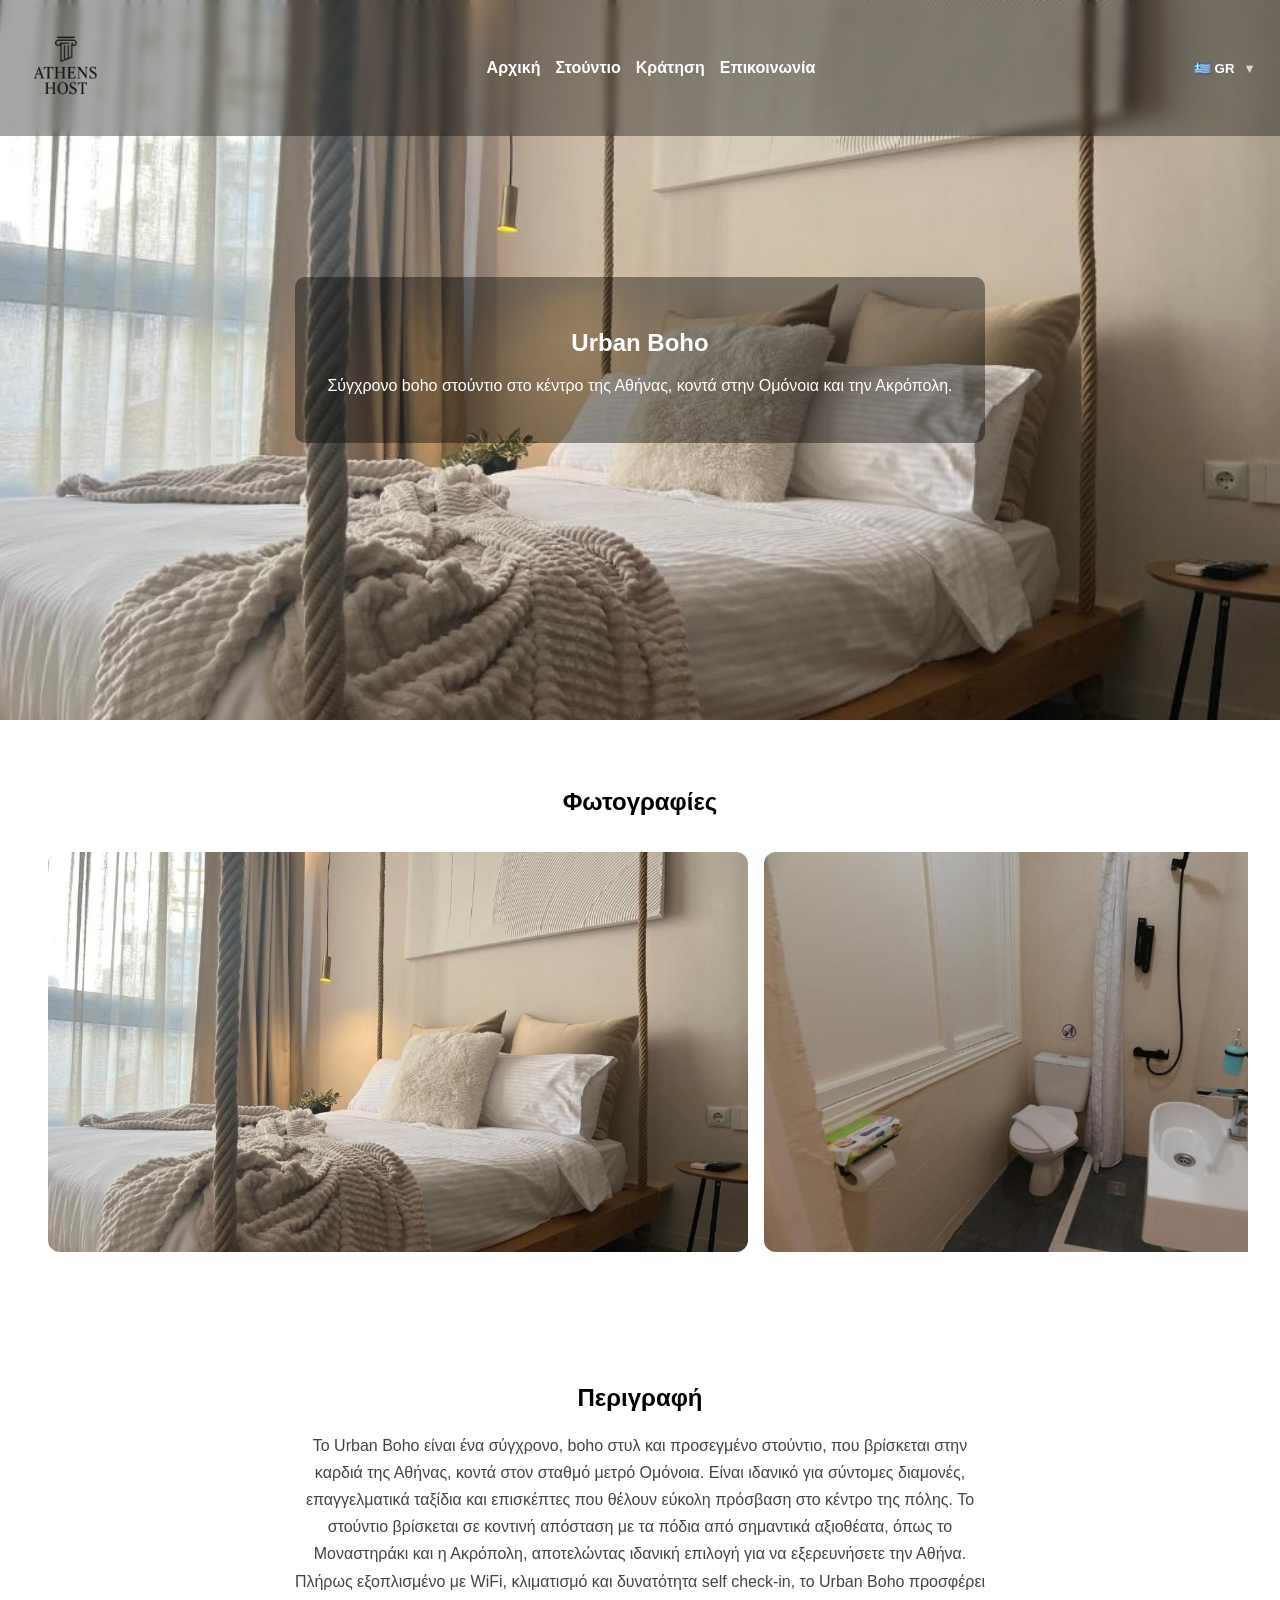
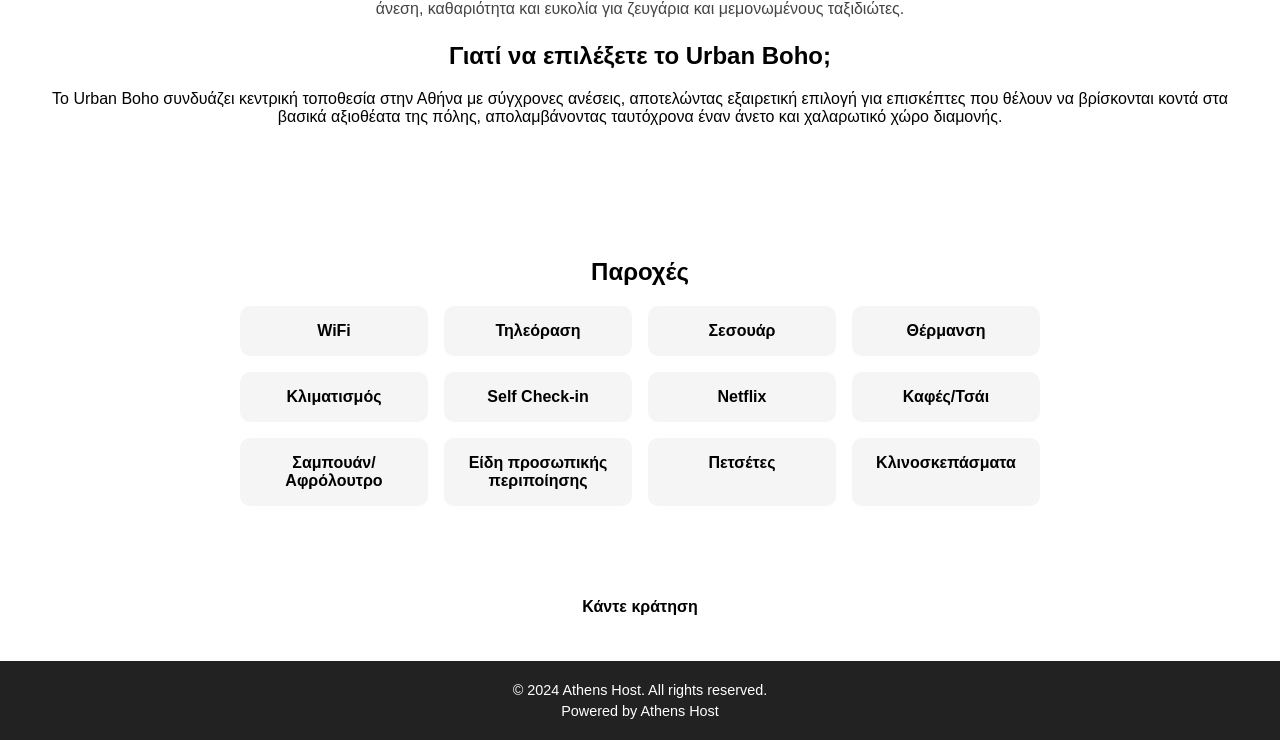
<file: urban-boho.html>
<!DOCTYPE html>
<html lang="el">

<head>
  <meta charset="UTF-8">
  <meta name="viewport" content="width=device-width, initial-scale=1.0">
  <title>Boho στούντιο στο κέντρο της Αθήνας | Urban Boho</title>
  <meta name="description" content="Σύγχρονο boho στούντιο στο κέντρο της Αθήνας, κοντά στην Ομόνοια, το Μοναστηράκι και την Ακρόπολη. Ιδανικό για σύντομες διαμονές και ταξιδιώτες.">
  <link rel="icon" type="image/png" href="images/favicon-white-background.png">
  <link rel="stylesheet" href="style.css">
  <link rel="alternate" hreflang="el" href="https://athenshost.gr/urban-boho.html">
  <link rel="alternate" hreflang="en" href="https://athenshost.gr/urban-boho-en.html">
  <link rel="alternate" hreflang="x-default" href="https://athenshost.gr/urban-boho.html">
</head>
<script async src="https://www.googletagmanager.com/gtag/js?id=AW-18121487897"></script>

<body>

  <header>
    <nav>
      <a href="index.html">
        <img src="images/logo.png" alt="Athens Host Logo" class="logo">
      </a>

      <div class="nav-right">
        <ul>
          <li><a href="index.html#landing-page">Αρχική</a></li>
          <li><a href="index.html#studios">Στούντιο</a></li>
          <li><a href="index.html#reservation">Κράτηση</a></li>
          <li><a href="index.html#contact-us">Επικοινωνία</a></li>
        </ul>
      </div>

      <div class="language-dropdown">

                <button class="selected-language" type="button">
                    🇬🇷 GR
                </button>

                <div class="dropdown-menu">
                    <a href="urban-boho.html">🇬🇷 GR</a>
                    <a href="urban-boho-en.html">🇬🇧 EN</a>
                </div>

            </div>

    </nav>

    

  </header>

  <main>

    <section class="studio-hero urban-boho-hero">
      <div class="hero-content">
        <h1>Urban Boho</h1>
        <p>Σύγχρονο boho στούντιο στο κέντρο της Αθήνας, κοντά στην Ομόνοια και την Ακρόπολη.</p>
      </div>
    </section>

    <section class="studio-page-section">
      <h2>Φωτογραφίες</h2>

      <div class="slider">
        <img src="images/urban-boho/1.jpeg" alt="urban-boho photo 1">
        <img src="images/urban-boho/2.jpeg" alt="urban-boho photo 2">
        <img src="images/urban-boho/3.jpeg" alt="urban-boho photo 3">
        <img src="images/urban-boho/4.jpeg" alt="urban-boho photo 4">
        <img src="images/urban-boho/5.jpeg" alt="urban-boho photo 5">
        <img src="images/urban-boho/6.jpeg" alt="urban-boho photo 6">
        <img src="images/urban-boho/7.jpeg" alt="urban-boho photo 7">
        <img src="images/urban-boho/8.jpeg" alt="urban-boho photo 8">
        <img src="images/urban-boho/9.jpeg" alt="urban-boho photo 9">
        <img src="images/urban-boho/10.jpeg" alt="urban-boho photo 10">
        <img src="images/urban-boho/11.jpeg" alt="urban-boho photo 11">
        <img src="images/urban-boho/12.jpeg" alt="urban-boho photo 12">
        <img src="images/urban-boho/13.jpeg" alt="urban-boho photo 13">
        <img src="images/urban-boho/14.jpeg" alt="urban-boho photo 14">
        <img src="images/urban-boho/15.jpeg" alt="urban-boho photo 15">
        <img src="images/urban-boho/16.jpeg" alt="urban-boho photo 16">
        <img src="images/urban-boho/17.jpeg" alt="urban-boho photo 17">
        <img src="images/urban-boho/18.jpeg" alt="urban-boho photo 18">
        <img src="images/urban-boho/19.jpeg" alt="urban-boho photo 19">
        <img src="images/urban-boho/20.jpeg" alt="urban-boho photo 20">
      </div>
    </section>

    <section class="studio-page-section">
        <h2>Περιγραφή</h2>

        <p class="studio-description">
            Το Urban Boho είναι ένα σύγχρονο, boho στυλ και προσεγμένο στούντιο, που βρίσκεται στην καρδιά της Αθήνας, κοντά στον σταθμό μετρό Ομόνοια.
            Είναι ιδανικό για σύντομες διαμονές, επαγγελματικά ταξίδια και επισκέπτες που θέλουν εύκολη πρόσβαση στο κέντρο της πόλης.

            Το στούντιο βρίσκεται σε κοντινή απόσταση με τα πόδια από σημαντικά αξιοθέατα, όπως το Μοναστηράκι και η Ακρόπολη,
            αποτελώντας ιδανική επιλογή για να εξερευνήσετε την Αθήνα.

            Πλήρως εξοπλισμένο με WiFi, κλιματισμό και δυνατότητα self check-in, το Urban Boho προσφέρει άνεση,
            καθαριότητα και ευκολία για ζευγάρια και μεμονωμένους ταξιδιώτες.
        </p>

        <h2>Γιατί να επιλέξετε το Urban Boho;</h2>
        <p>
            Το Urban Boho συνδυάζει κεντρική τοποθεσία στην Αθήνα με σύγχρονες ανέσεις,
            αποτελώντας εξαιρετική επιλογή για επισκέπτες που θέλουν να βρίσκονται κοντά στα βασικά αξιοθέατα
            της πόλης, απολαμβάνοντας ταυτόχρονα έναν άνετο και χαλαρωτικό χώρο διαμονής.
        </p>
    </section>

    <section class="studio-page-section">
      <h2>Παροχές</h2>

      <div class="amenities">
        <div>WiFi</div>
        <div>Τηλεόραση</div>
        <div>Σεσουάρ</div>
        <div>Θέρμανση</div>
        <div>Κλιματισμός</div>
        <div>Self Check-in</div>
        <div>Netflix</div>
        <div>Καφές/Τσάι</div>
        <div>Σαμπουάν/Αφρόλουτρο</div>
        <div>Είδη προσωπικής περιποίησης</div>
        <div>Πετσέτες</div>
        <div>Κλινοσκεπάσματα</div>
      </div>
    </section>

    <section class="studio-cta">
      <a href="index.html#reservation" class="hero-button">Κάντε κράτηση</a>
    </section>

  </main>

  <footer>
    <p class="footer-bottom">© 2024 Athens Host. All rights reserved.</p>
    <p class="footer-bottom">Powered by Athens Host</p>
  </footer>

  <script>
    window.dataLayer = window.dataLayer || [];
    function gtag(){dataLayer.push(arguments);}
    gtag('js', new Date());

    gtag('config', 'AW-18121487897');
  </script>
</body>

</html>
</file>
<file: style.css>
* {
  box-sizing: border-box;
}

body {
  margin: 0;
  font-family: Arial, sans-serif;
}

/* HEADER */

ul {
  list-style: none;
  display: flex;
  gap: 15px;
  margin: 0;
  padding: 0;
}

nav {
  display: flex;
  justify-content: space-between;
  align-items: center;

  position: fixed;
  top: 0;
  left: 0;
  width: 100%;
  z-index: 1000;

  padding: 1rem;
  background-color: rgba(0, 0, 0, 0.35);
  backdrop-filter: blur(5px);
}

.logo {
  height: 100px;
}

.nav-right {
  display: flex;
  align-items: center;
  gap: 20px;
}

nav a {
  color: white;
  text-decoration: none;
  font-weight: bold;
}

/* LANGUAGE DROPDOWN */

.language-dropdown {
  position: relative;
  cursor: pointer;
  color: white;
  font-weight: bold;
}

.selected-language {
  padding: 0.5rem;
  background: none;
  border: none;
  color: white;
  font-weight: bold;
  cursor: pointer;
}

.selected-language::after {
  content: "▼";
  display: inline-block;
  margin-left: 5px;
  font-size: 0.8rem;
  opacity: 0.7;
  transition: 0.3s;
}

.language-dropdown:hover .selected-language::after {
  transform: rotate(180deg);
}

.dropdown-menu {
  position: absolute;
  top: 100%;
  right: 0;

  display: none;
  min-width: 100px;

  background-color: white;
  border: 1px solid #ccc;
  border-radius: 8px;
}

.dropdown-menu a {
  display: block;
  padding: 0.5rem;
  color: black;
  text-decoration: none;
}

.dropdown-menu a:hover {
  background-color: #f0f0f0;
}

.language-dropdown:hover .dropdown-menu {
  display: block;
}

.language-dropdown:focus-within .dropdown-menu {
  display: block;
}

/* HERO */

.hero {
  height: 100vh;
  background-image: url("images/hero.jpeg");
  background-size: cover;
  background-position: center;

  display: flex;
  align-items: center;
  justify-content: center;

  text-align: center;
  color: white;
}

.hero-content {
  background-color: rgba(0, 0, 0, 0.4);
  padding: 2rem;
  border-radius: 10px;
}

.hero h1 {
  font-size: 3rem;
  margin-bottom: 1rem;
}

.hero p {
  font-size: 1.2rem;
  margin-bottom: 1.5rem;
}

.hero-button {
  display: inline-block;
  padding: 0.8rem 1.2rem;

  background-color: white;
  color: black;
  text-decoration: none;

  border-radius: 8px;
  font-weight: bold;
}



#studios {
  padding: 3rem 2rem;
  text-align: center;
}

.studios-container {
  display: flex;
  justify-content: center;
  gap: 2rem;
  flex-wrap: wrap;
}

.studio-card {
  width: 100%;
  max-width: 250px;
  background-color: white;
  border-radius: 10px;
  overflow: hidden;
  text-align: left;
  box-shadow: 0 4px 10px rgba(0,0,0,0.1);
  transition: 0.3s;
}

.studio-card img {
  width: 100%;
  height: 160px;
  object-fit: cover;
}

.studio-card h3 {
  margin: 1rem;
}

.studio-card p {
  margin: 0 1rem 1rem;
  color: #555;
}

.studio-card a {
  display: block;
  margin: 1rem;
  text-decoration: none;
  font-weight: bold;
  color: black;
}


.studio-card:hover {
  transform: translateY(-10px);
  box-shadow: 0 10px 20px rgba(0,0,0,0.2);
}


/* RESERVATION SECTION */

#reservation {
  padding: 3rem 2rem;
  background-color: #f5f5f5;
  text-align: center;
}

#reservation h2 {
  margin-bottom: 2rem;
  font-size: 2rem;
}

/* FORM */

form {
  max-width: 500px;
  margin: 0 auto;
  display: flex;
  flex-direction: column;
  gap: 1rem;
}

/* INPUTS */

form input,
form select,
form textarea {
  padding: 0.8rem;
  border: 1px solid #ccc;
  border-radius: 8px;
  font-size: 1rem;
}

/* TEXTAREA */

form textarea {
  resize: vertical;
  min-height: 100px;
}

/* BUTTON */

form button {
  padding: 0.9rem;
  background-color: black;
  color: white;
  border: none;
  border-radius: 8px;
  font-weight: bold;
  cursor: pointer;
  transition: 0.3s;
}

form button:hover {
  background-color: #333;
}
form input:focus,
form select:focus,
form textarea:focus {
  outline: none;
  border-color: black;
}
.reservation-note {
  margin-bottom: 2rem;
  color: #555;
}



#contact-us {
  padding: 3rem 2rem;
  text-align: center;
}

.contact-container {
  display: flex;
  justify-content: center;
  align-items: stretch; /* 🔥 σημαντικό */
  gap: 2rem;
  flex-wrap: wrap;
}

/* LEFT SIDE */
.contact-info {
  background-color: #f5f5f5;
  padding: 2rem;
  border-radius: 10px;

  max-width: 400px;
  width: 100%;

  text-align: left; /* 🔥 για καλύτερη ανάγνωση */
}

/* RIGHT SIDE */
.map {
  max-width: 500px;
  width: 100%;
}

/* MAP FIX */
.map iframe {
  width: 100%;
  height: 100%;
  min-height: 300px;
  border-radius: 10px;
}



















/* FOOTER */

footer {
  text-align: center;
  padding: 1rem;
  background-color: #222;
  color: white;
}

.footer-bottom {
  margin: 0.3rem 0;
  font-size: 0.9rem;
}


@media (max-width: 600px) {
  #studios {
    padding: 2rem 1rem;
  }

  .studios-container {
    flex-direction: column;
    align-items: center;
  }

  .studio-card {
    max-width: 100%;
  }
  .contact-container {
    flex-direction: column;
    align-items: center;
  }

  .contact-info {
    text-align: center;
  }
  .contact-info p {
    margin: 1rem 0;
  }
  nav {
    flex-wrap: wrap;
    gap: 0.5rem;
    padding: 0.7rem;
  }

  .logo {
    height: 60px;
  }

  .nav-right {
    order: 3;
    width: 100%;
    justify-content: center;
  }

  nav ul {
    flex-wrap: wrap;
    justify-content: center;
    gap: 0.7rem;
  }

  nav a {
    font-size: 0.9rem;
  }

  .language-dropdown {
    font-size: 0.9rem;
  }

}










/* LUME */

/* STUDIO DETAIL PAGES */

.studio-hero {
  height: 80vh;
  background-size: cover;
  background-position: center;

  display: flex;
  align-items: center;
  justify-content: center;

  text-align: center;
  color: white;
}

.lume-hero {
  background-image: url("images/lume-card.jpeg");
}

.cadre-de-lacropole-hero {
  background-image: url("images/cadre-card.jpeg");
}

.harmony-hero {
  background-image: url("images/harmony-card.jpeg");
}
.urban-boho-hero {
  background-image: url("images/urban-boho-card.jpeg");
}
.studio-page-section {
  padding: 3rem 2rem;
  text-align: center;
}

.studio-description {
  max-width: 700px;
  margin: 0 auto;
  line-height: 1.7;
  color: #444;
}

/* SIMPLE HORIZONTAL SLIDER */

.slider {
  display: flex;
  gap: 1rem;
  overflow-x: auto;
  scroll-snap-type: x mandatory;
  padding: 1rem;
}

.slider img {
  width: 80%;
  max-width: 700px;
  height: 400px;
  object-fit: cover;
  border-radius: 12px;
  scroll-snap-align: center;
  flex-shrink: 0;
}

/* AMENITIES */

.amenities {
  max-width: 800px;
  margin: 0 auto;

  display: grid;
  grid-template-columns: repeat(auto-fit, minmax(160px, 1fr));
  gap: 1rem;
}

.amenities div {
  background-color: #f5f5f5;
  padding: 1rem;
  border-radius: 10px;
  font-weight: bold;
}

/* CTA */

.studio-cta {
  text-align: center;
  padding: 2rem;
}
</file>
